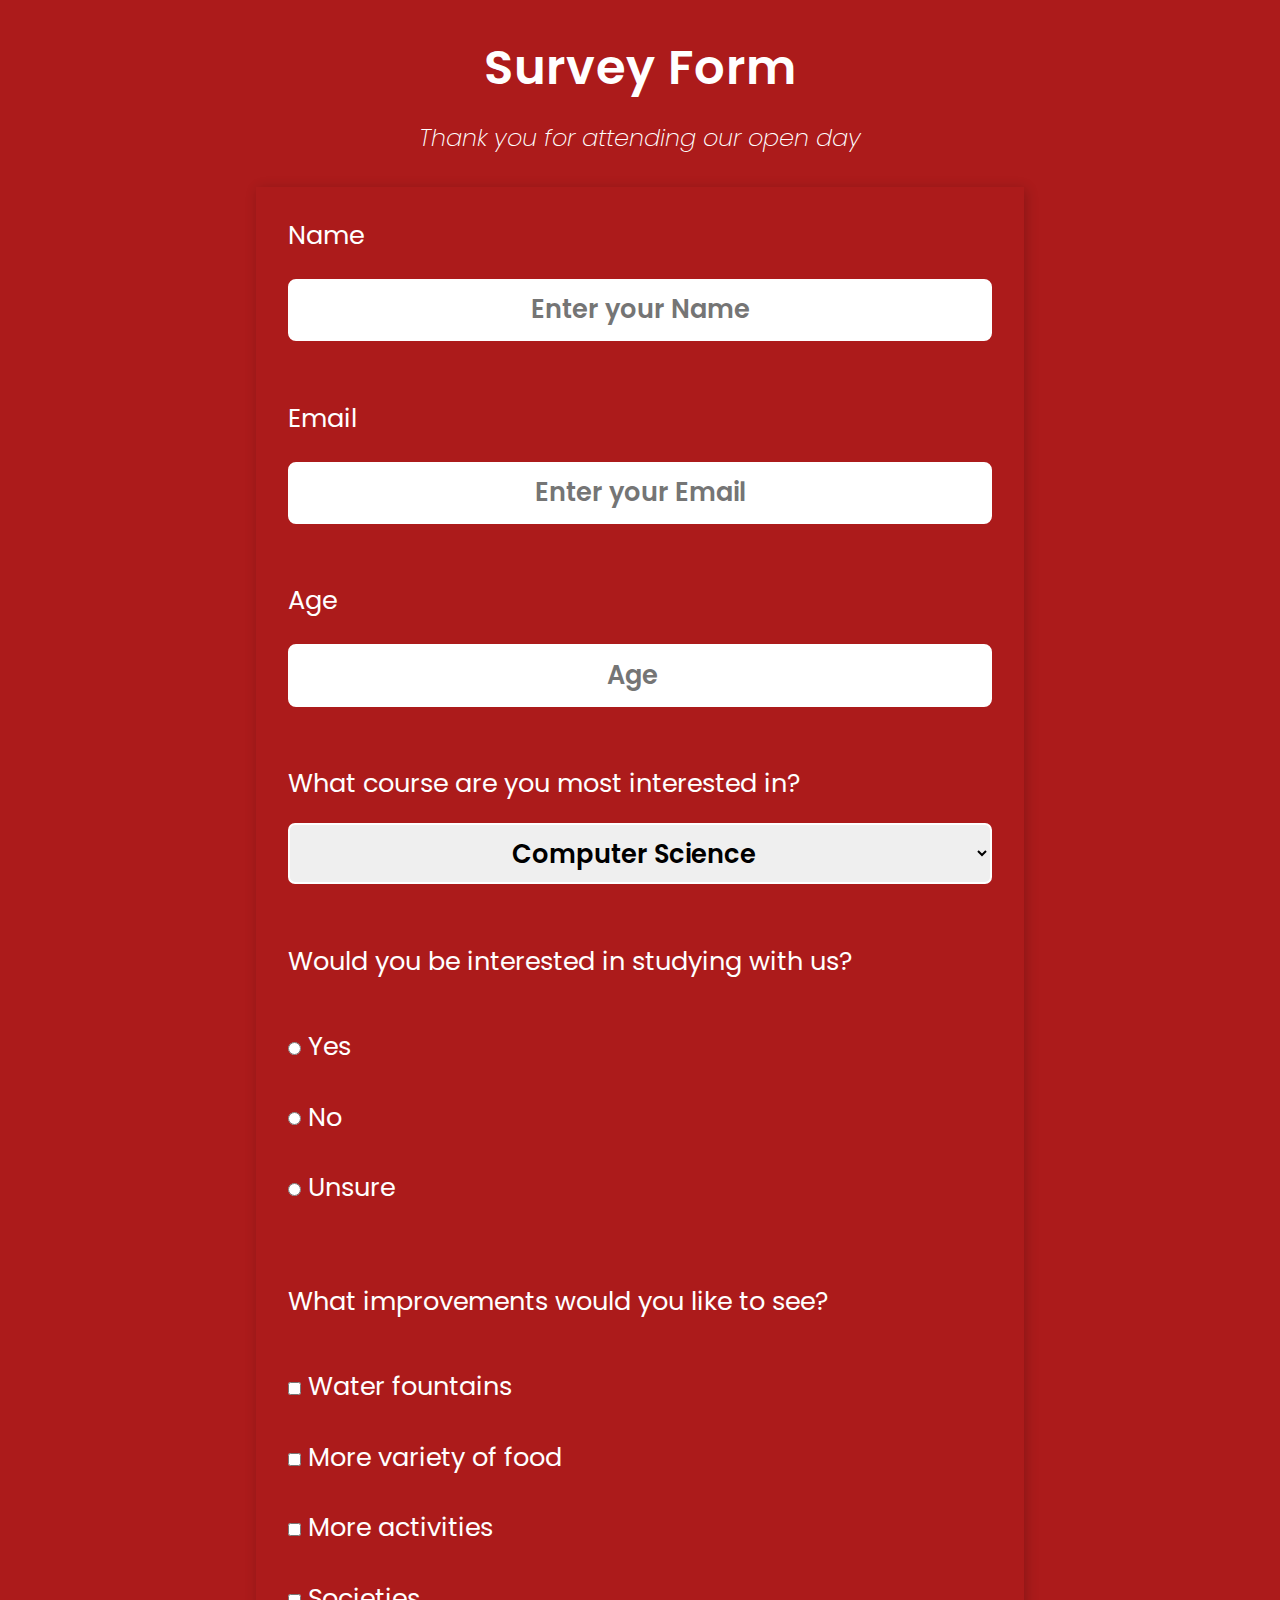
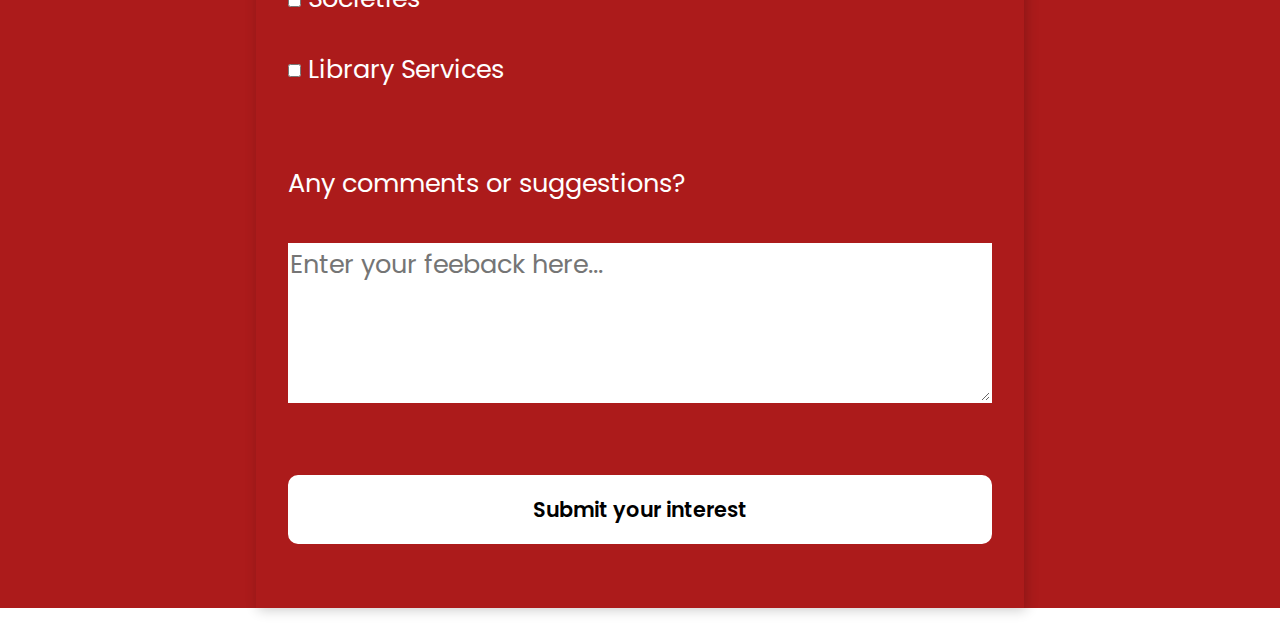
<file: Responsive Web Design Projects/Survey Form/index.html>
<!DOCTYPE html>
<html lang="en">

<head>
    <meta charset="UTF-8" />
    <meta name="viewport" content="width=device-width, initial-scale=1.0" />
    <link rel="stylesheet" type="text/css" href="styles.css" />
    <link href="https://fonts.googleapis.com/css?family=Poppins" rel="stylesheet" />

    <title>Survey Form</title>
</head>

<body>
    <div id="main">
        <div class="title-group">
            <h1 id="title">Survey Form</h1>
            <p id="description">Thank you for attending our open day</p>
        </div>
        <form id="survey-form">
            <!--Full Name Field-->
            <div id="name-form-group">
                <label id="name-label" for="name-label">Name</label><br />
                <input type="text" name="name" id="name" placeholder="Enter your Name" required /><br />
            </div>

            <!--Email Address Field-->
            <div id="email-form-group">
                <label id="email-label" for="email-label">Email</label><br />
                <input type="email" name="email" id="email" placeholder="Enter your Email" required />
            </div>

            <!--Age Field-->
            <div id="age-form-group">
                <label id="number-label" for="number-label">Age</label><br />
                <input type="number" name="age" id="number" placeholder="Age" min="16" max="35" required /><br />
            </div>
            <!--Course dropdown List-->
            <div id="dropdown-form-group">
                <label for="course">What course are you most interested in?</label><br />
                <select name="course" id="dropdown">
                    <option value="defaultOption" disabled>Select a course</option>
                    <option value="computerScience">Computer Science</option>
                    <option value="webDevelopment">Web Development</option>
                    <option value="computerSecurity">Computer Security</option>
                    <option value="ai">Artificial Intelligence</option>
                    <option value="computerForensics">Computer Forensics</option>
                    <option value="it">Information Technology</option>
                    <option value="gameDevelopment">Game Development</option>
                </select>
            </div>

            <!--Interested in studying with us check list-->
            <div id="interested-form-group">
                <label for="interested">Would you be interested in studying with us?</label>
                <div class="radio-group">
                    <input type="radio" name="interest" value="yes" required />
                    <label for="yes">Yes</label><br />
                    <input type="radio" name="interest" value="no" required />
                    <label for="no">No</label><br />
                    <input type="radio" name="interest" value="unsure" required />
                    <label for="unsure">Unsure</label><br />
                </div>

            </div>

            <!--Improvements-->
            <div id="improvements-form-group">
                <label for="improvements">What improvements would you like to see?</label>
                <div id="checkbox-group">
                    <input type="checkbox" id="fountains" name="fountains" value="fountains" />
                    <label for="fountains">Water fountains</label><br />
                    <input type="checkbox" id="food" name="food" value="food" />
                    <label for="food">More variety of food</label><br />
                    <input type="checkbox" id="activities" name="activities" value="activities" />
                    <label for="activites">More activities</label><br />
                    <input type="checkbox" id="societies" name="societies" value="societies" />
                    <label for="food">Societies</label><br />
                    <input type="checkbox" id="library" name="library" value="library" />
                    <label for="library">Library Services</label><br />
                </div>
            </div>

            <!--Comments or Suggestions-->
            <div id="comments-form-group">
                <label for="comments">Any comments or suggestions?</label><br />
                <textarea name="comments" id="comments" cols="50" rows="4" placeholder="Enter your feeback here..."></textarea><br />
            </div>

            <!--Submit button-->
            <div id="submit-form-group">
                <button id="submit" type="submit">Submit your interest</button>
            </div>
        </form>
    </div>
    <script src="https://cdn.freecodecamp.org/testable-projects-fcc/v1/bundle.js"></script>
</body>

</html>
</file>
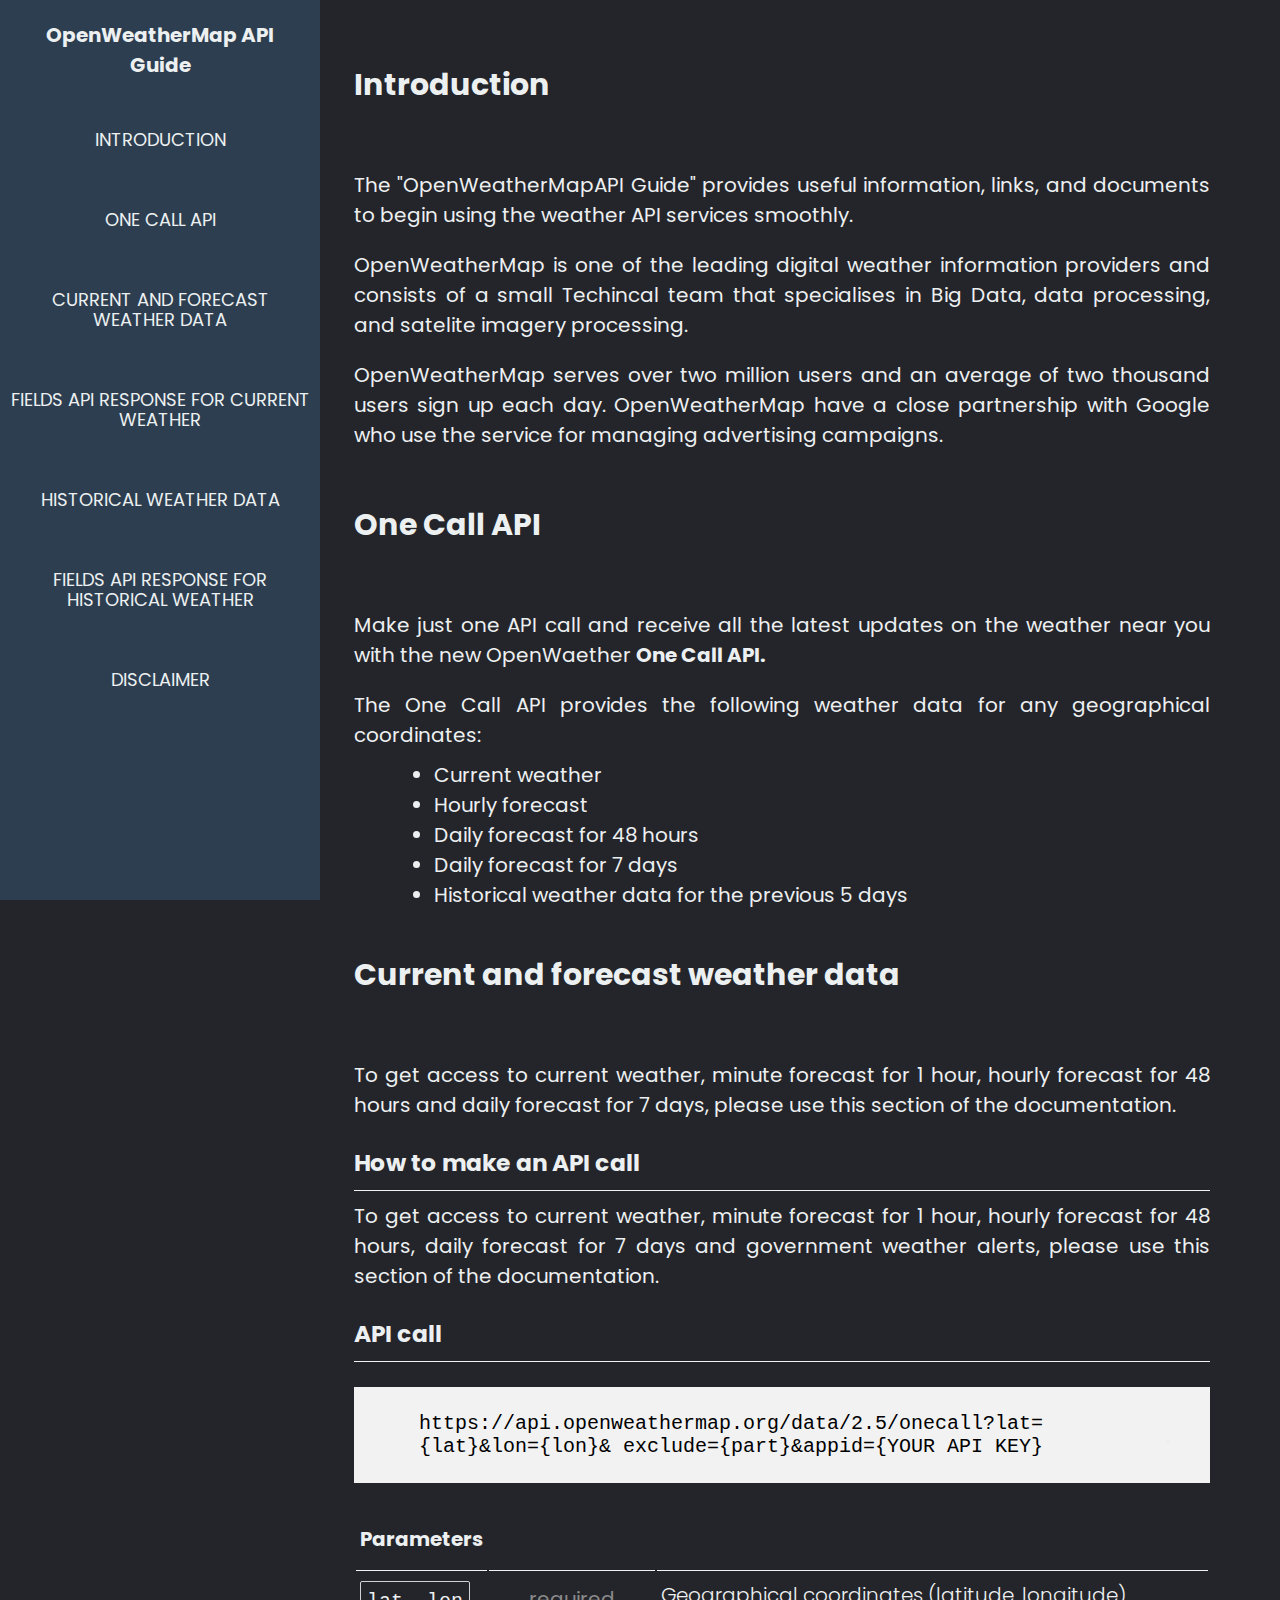
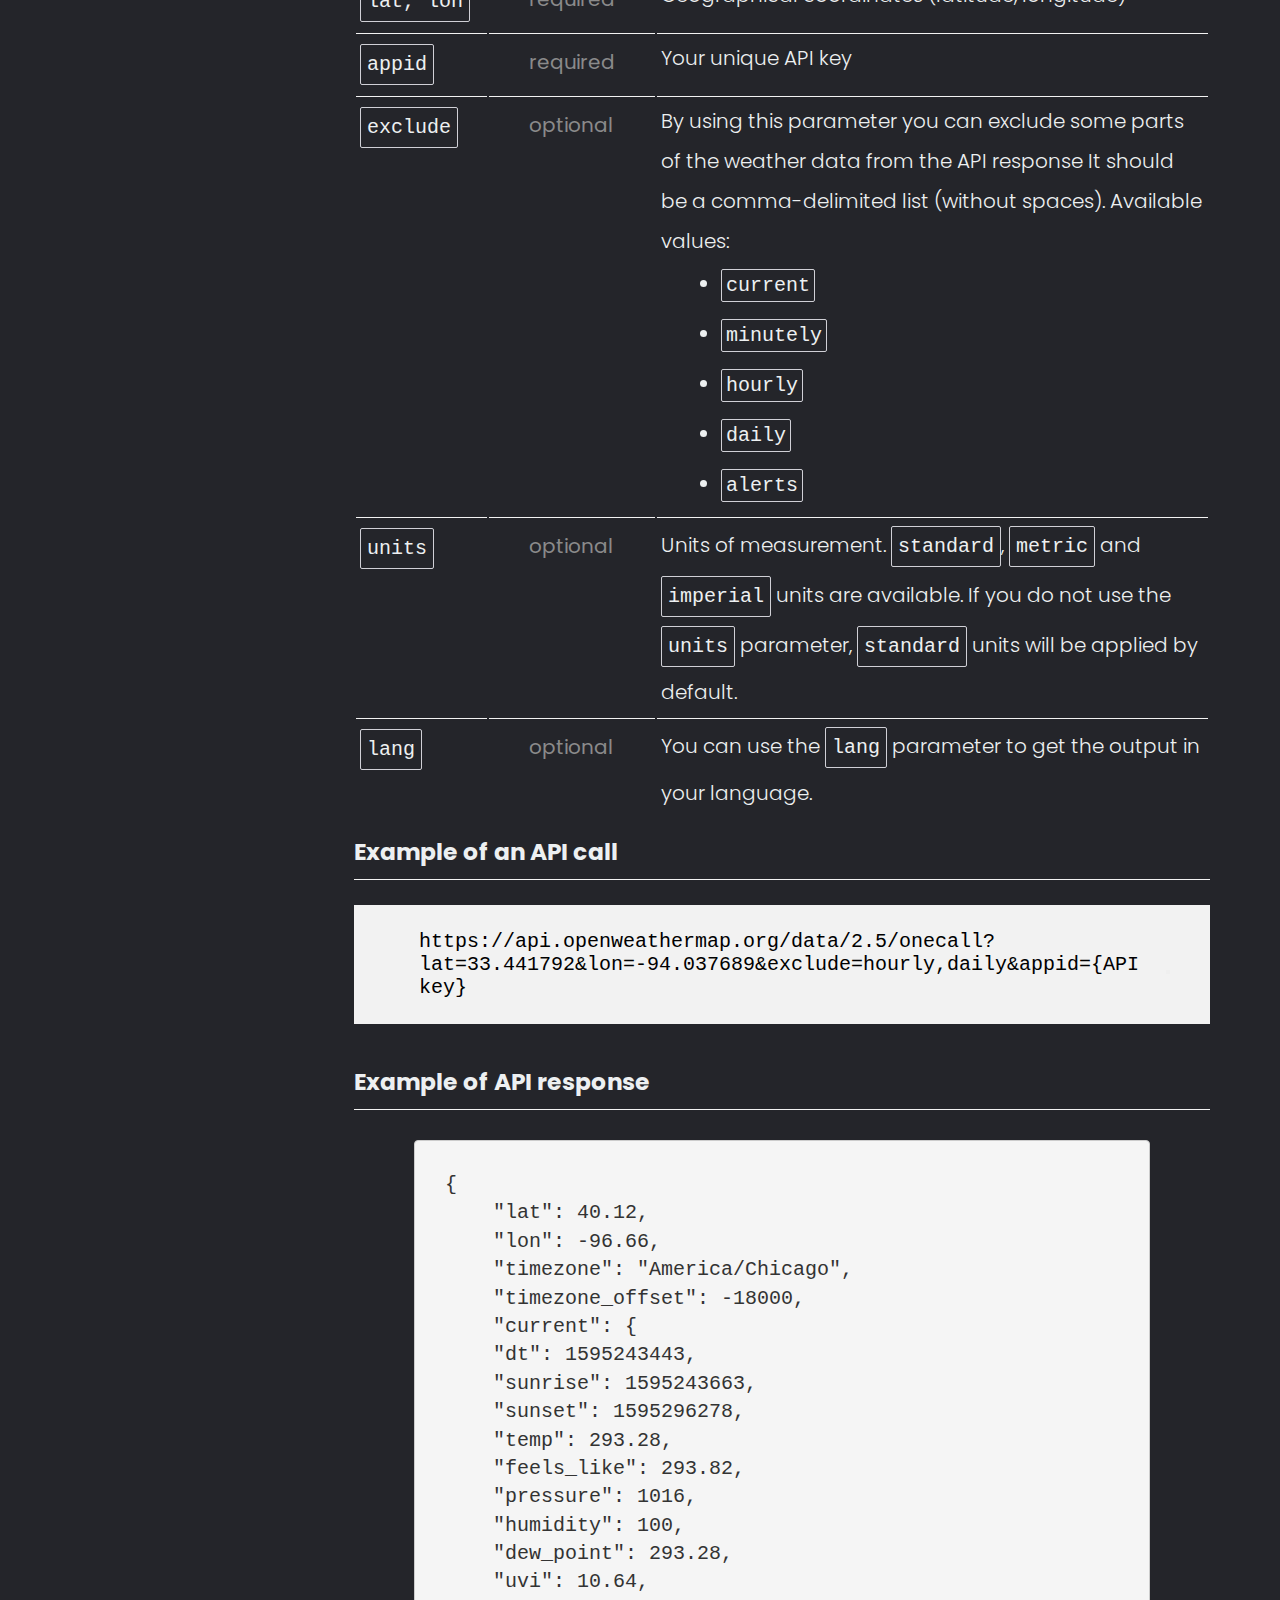
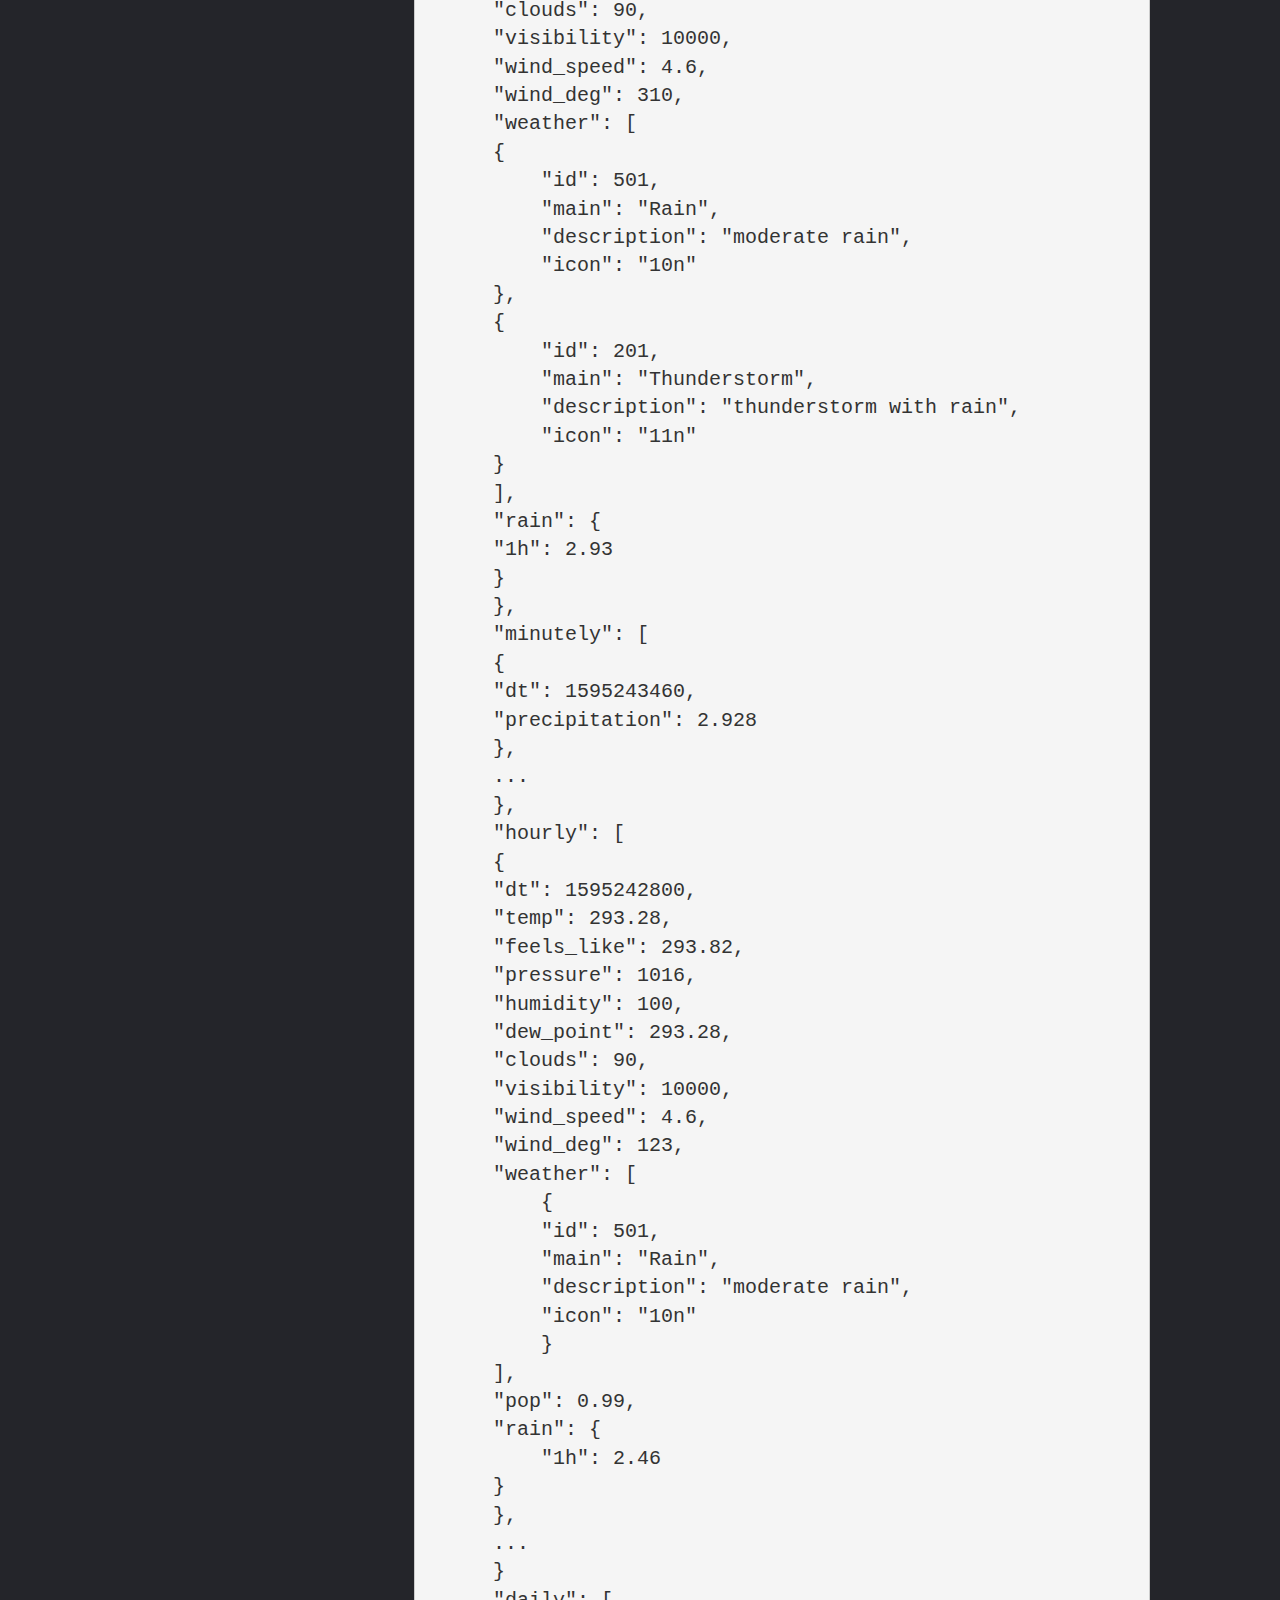
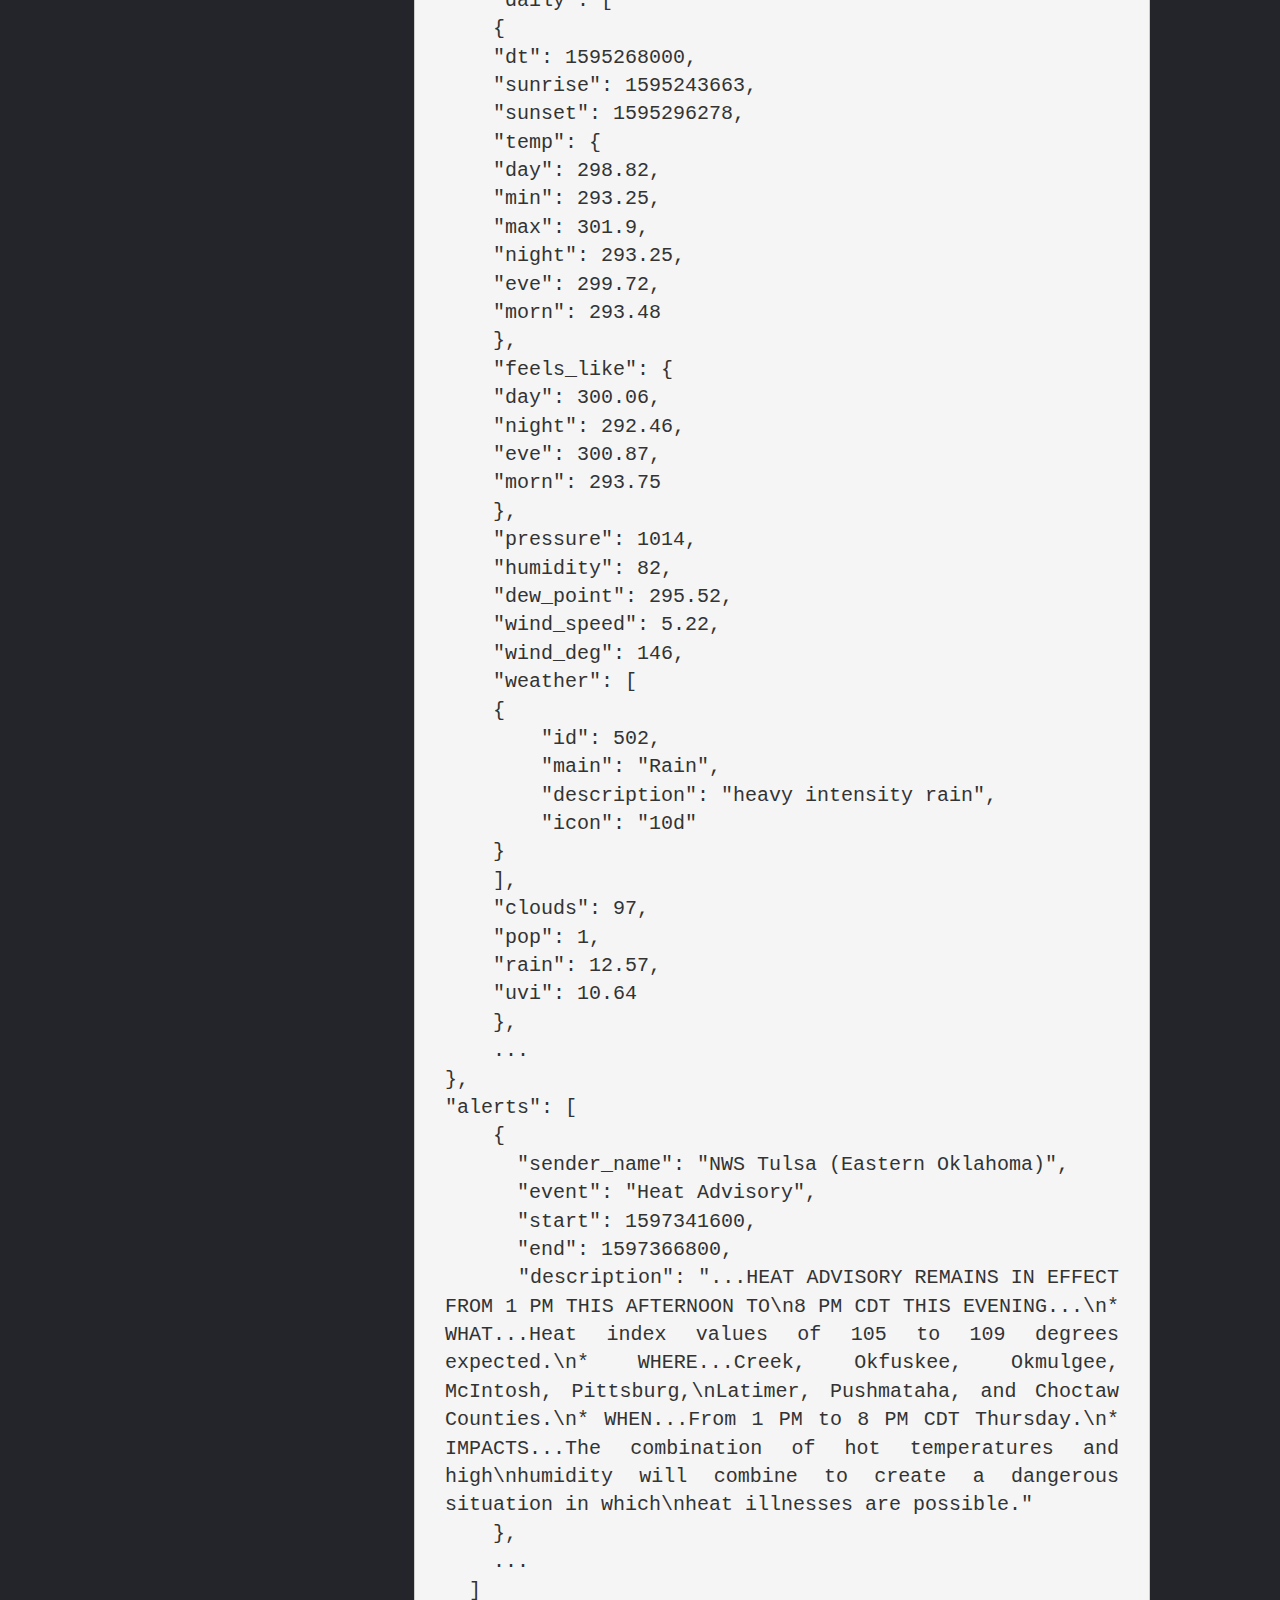
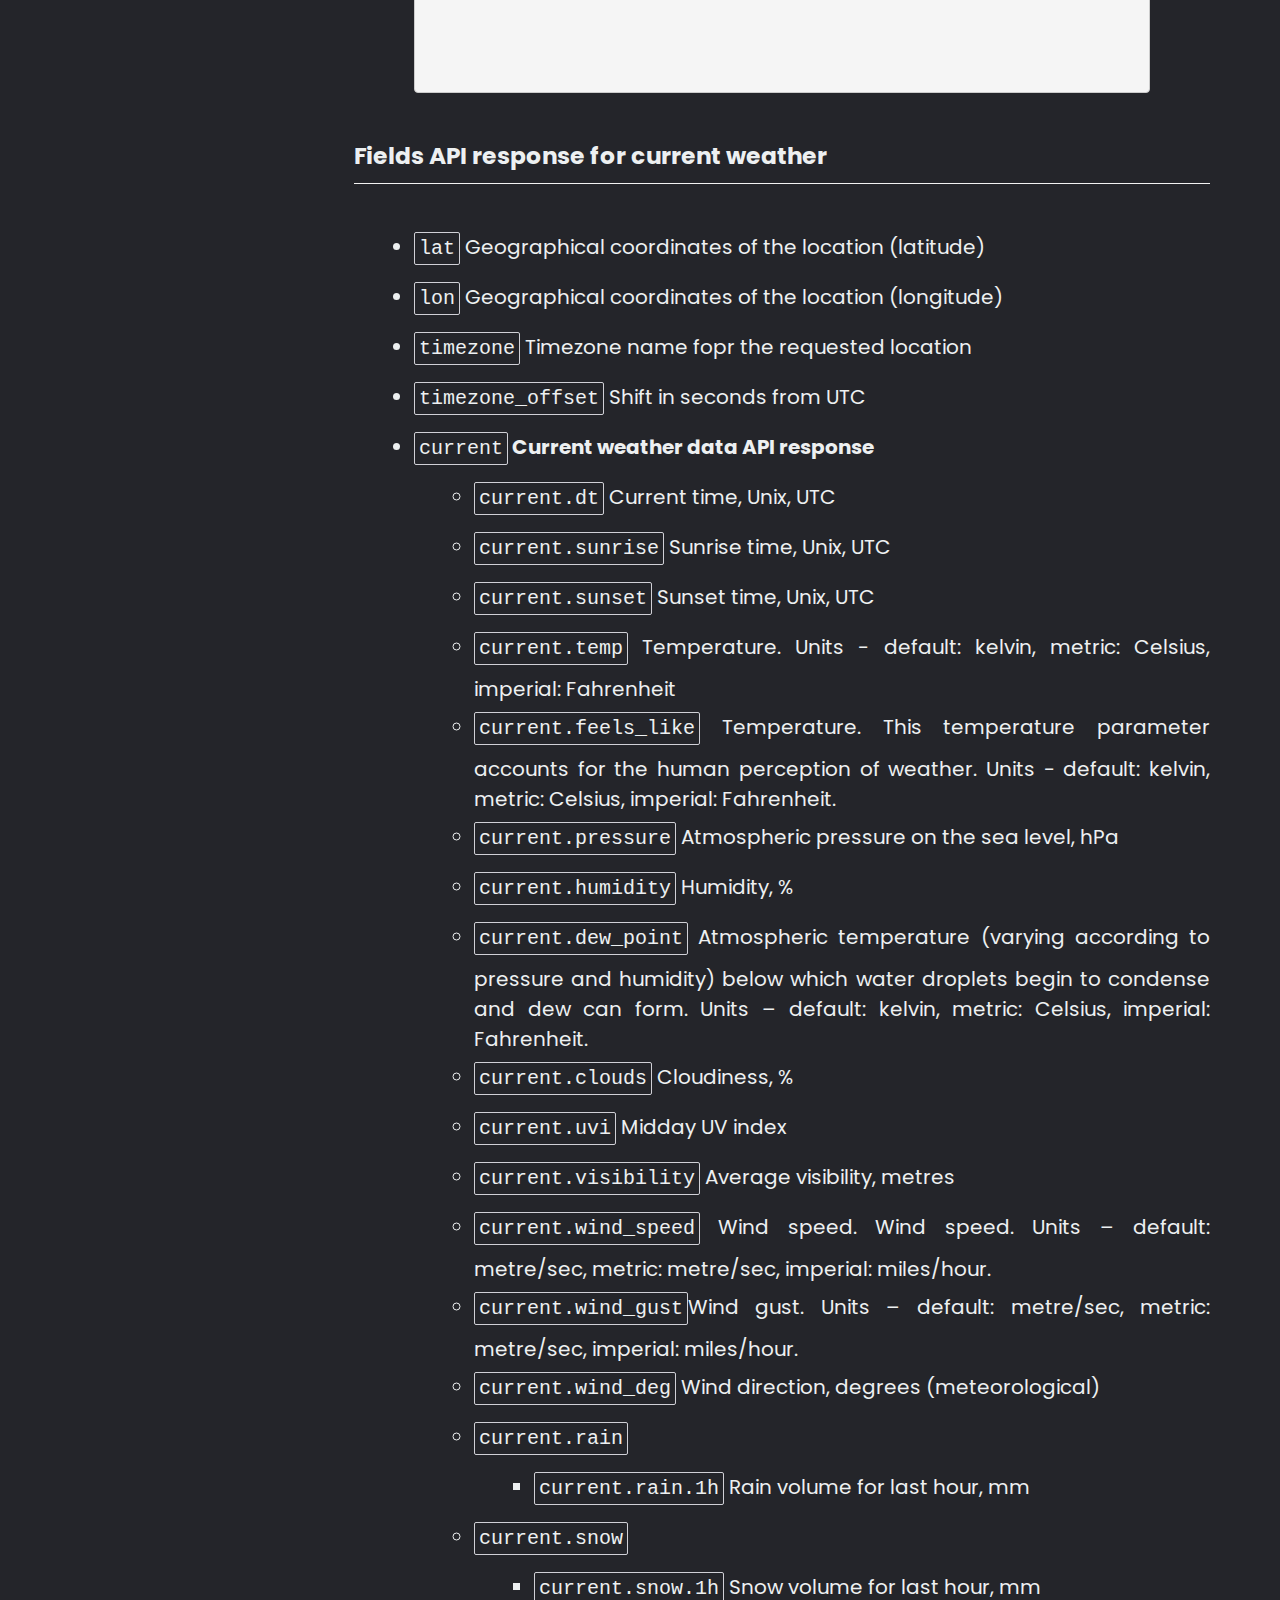
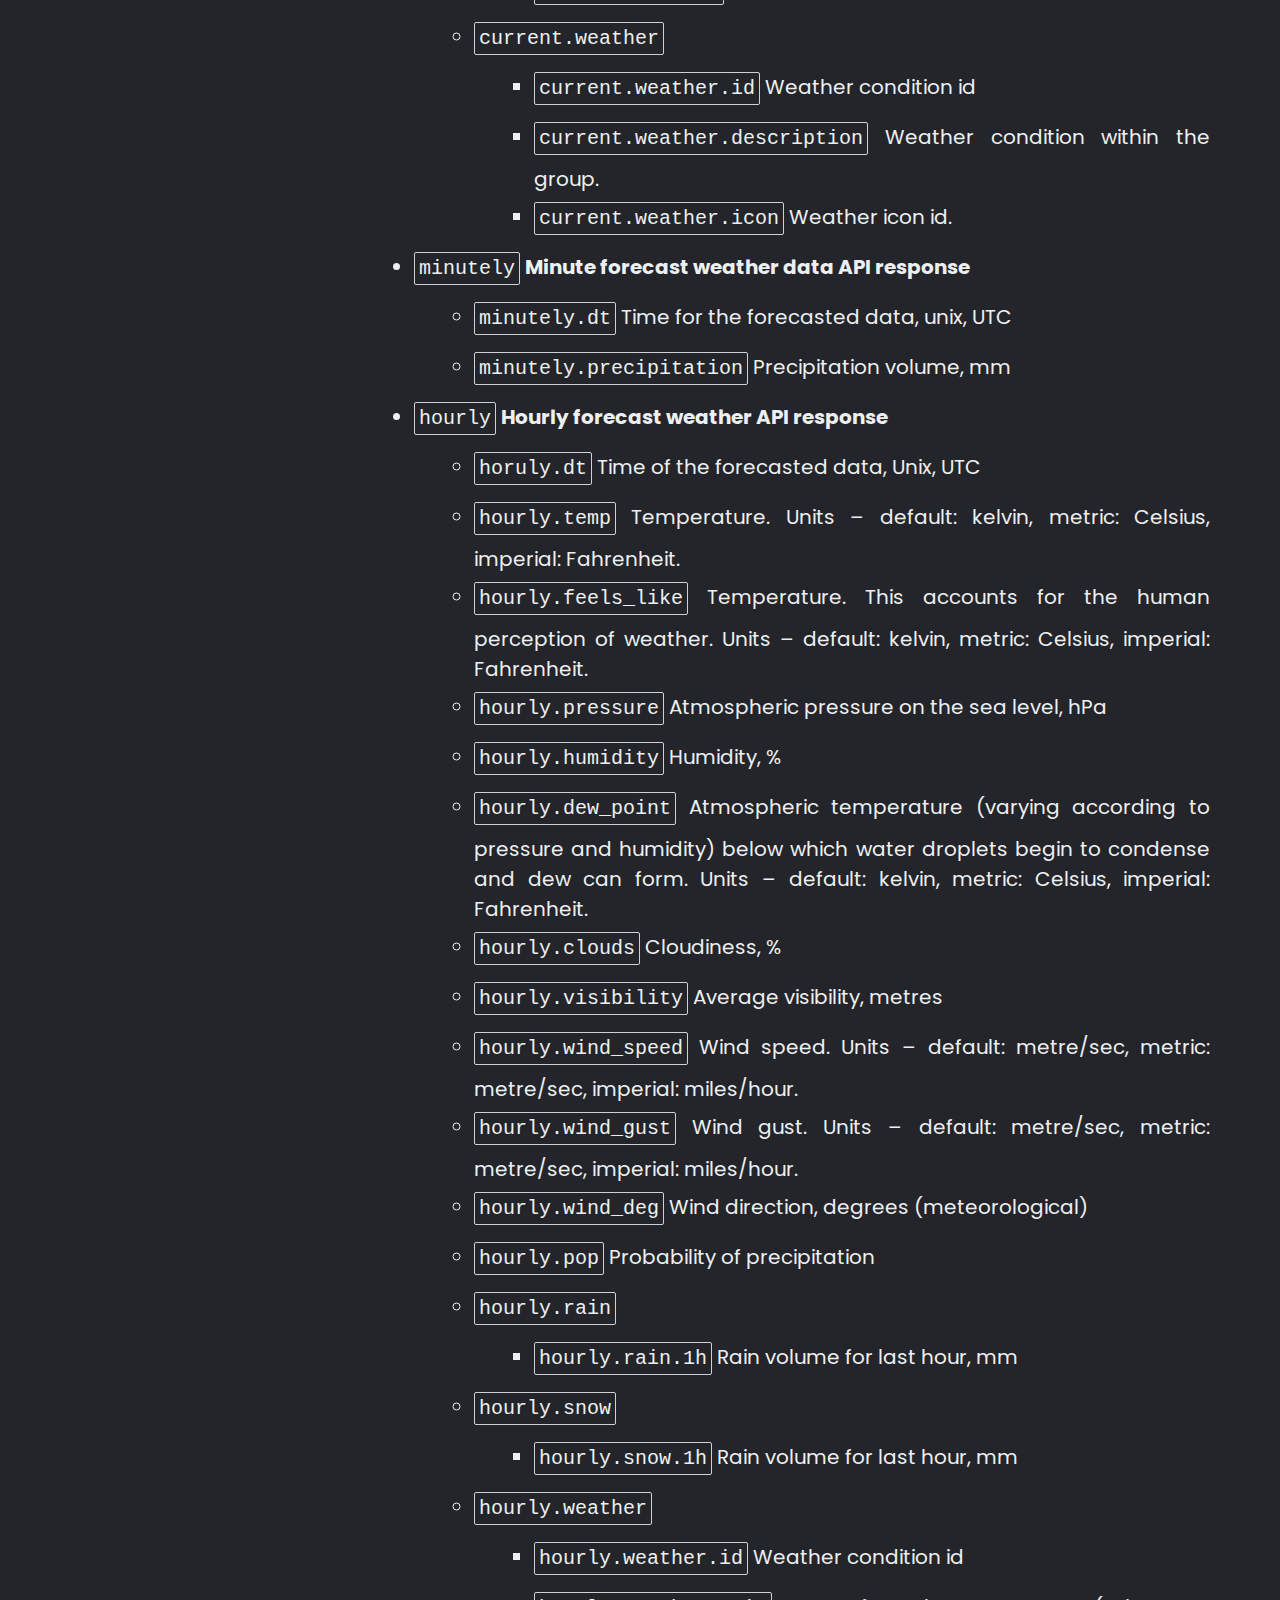
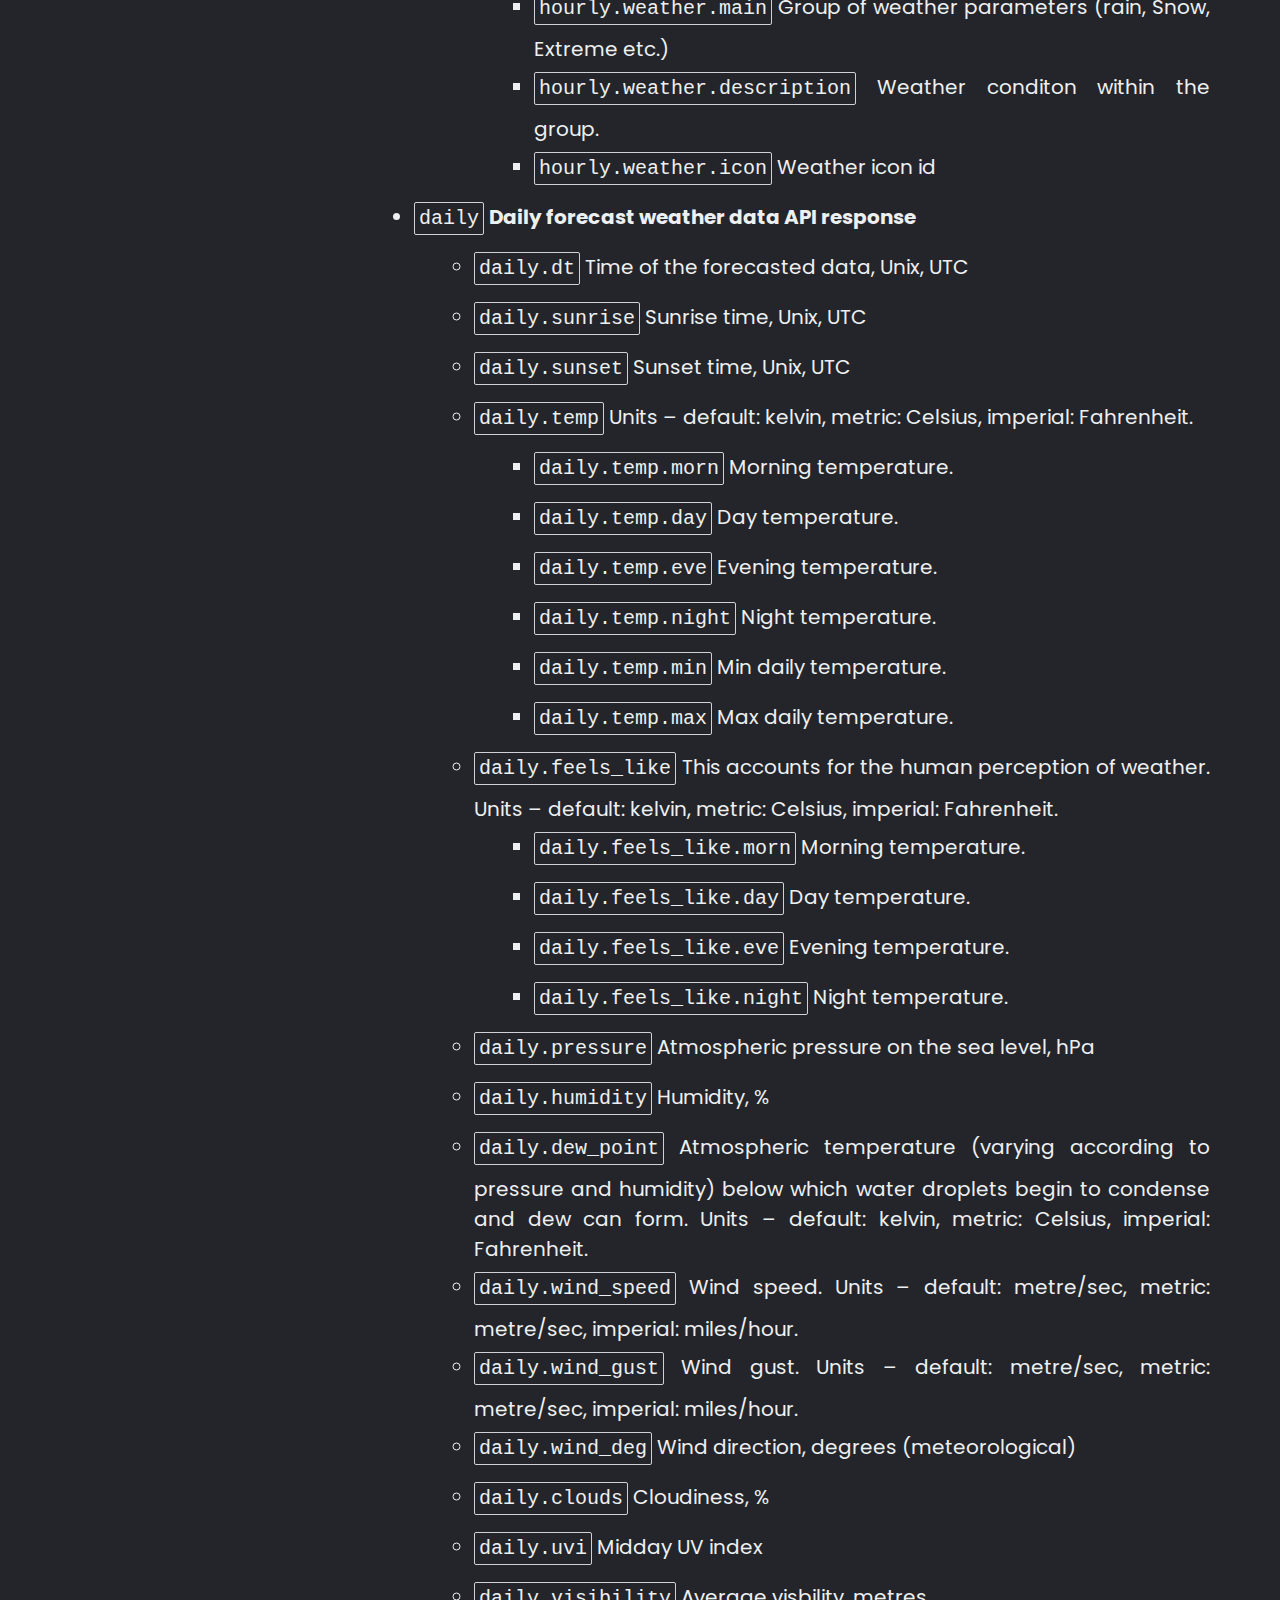
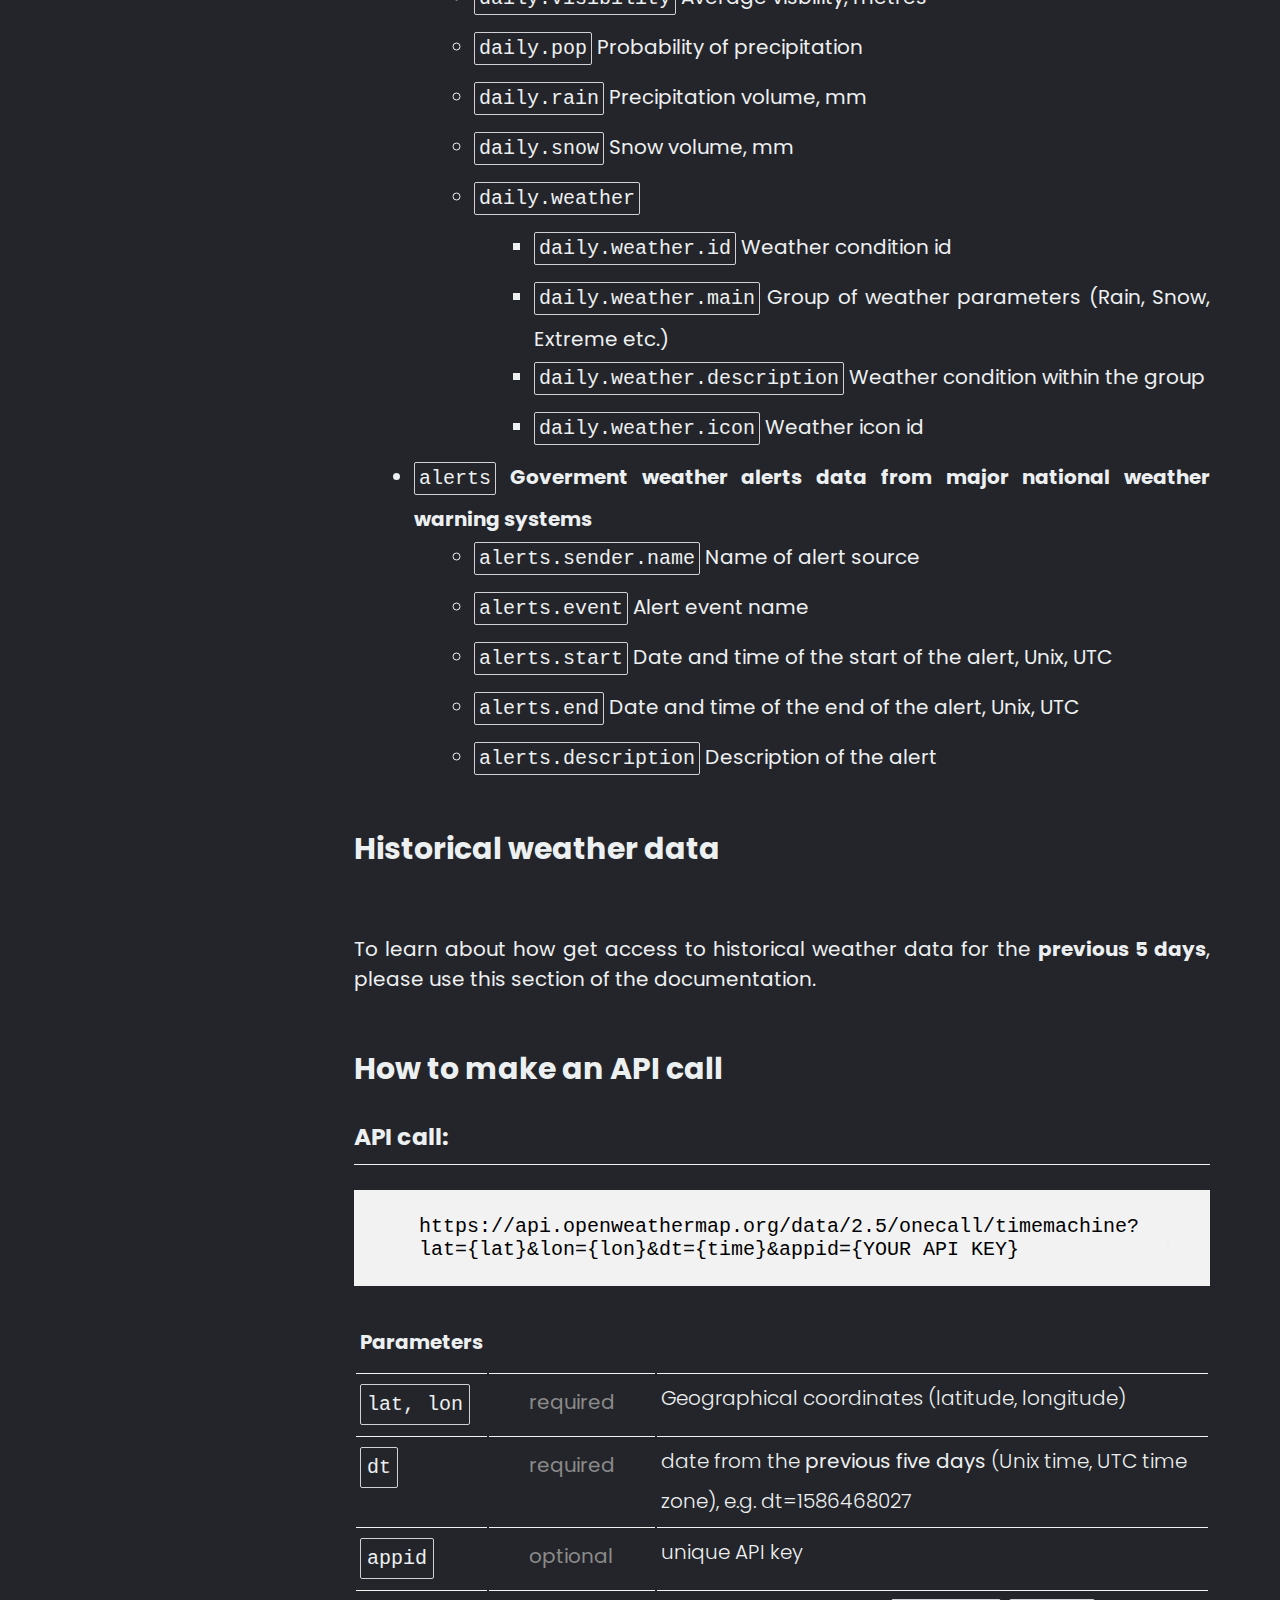
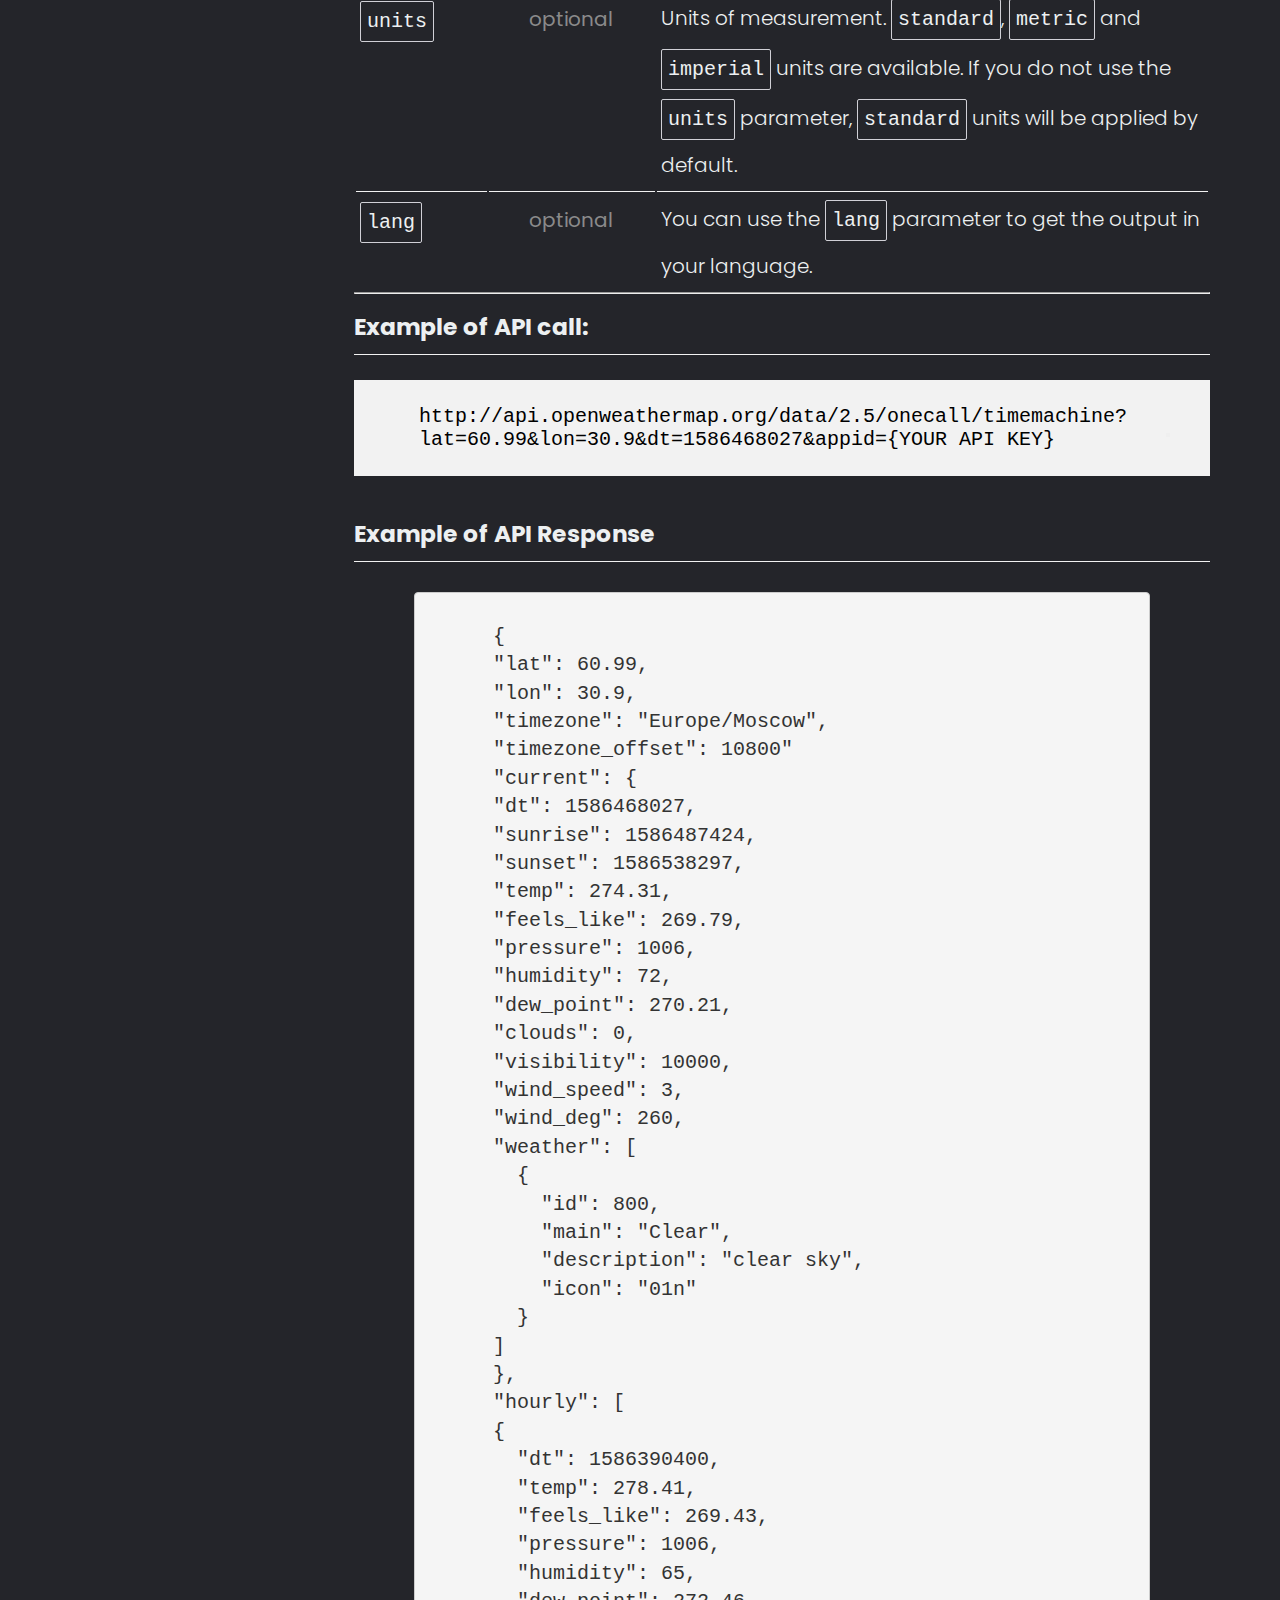
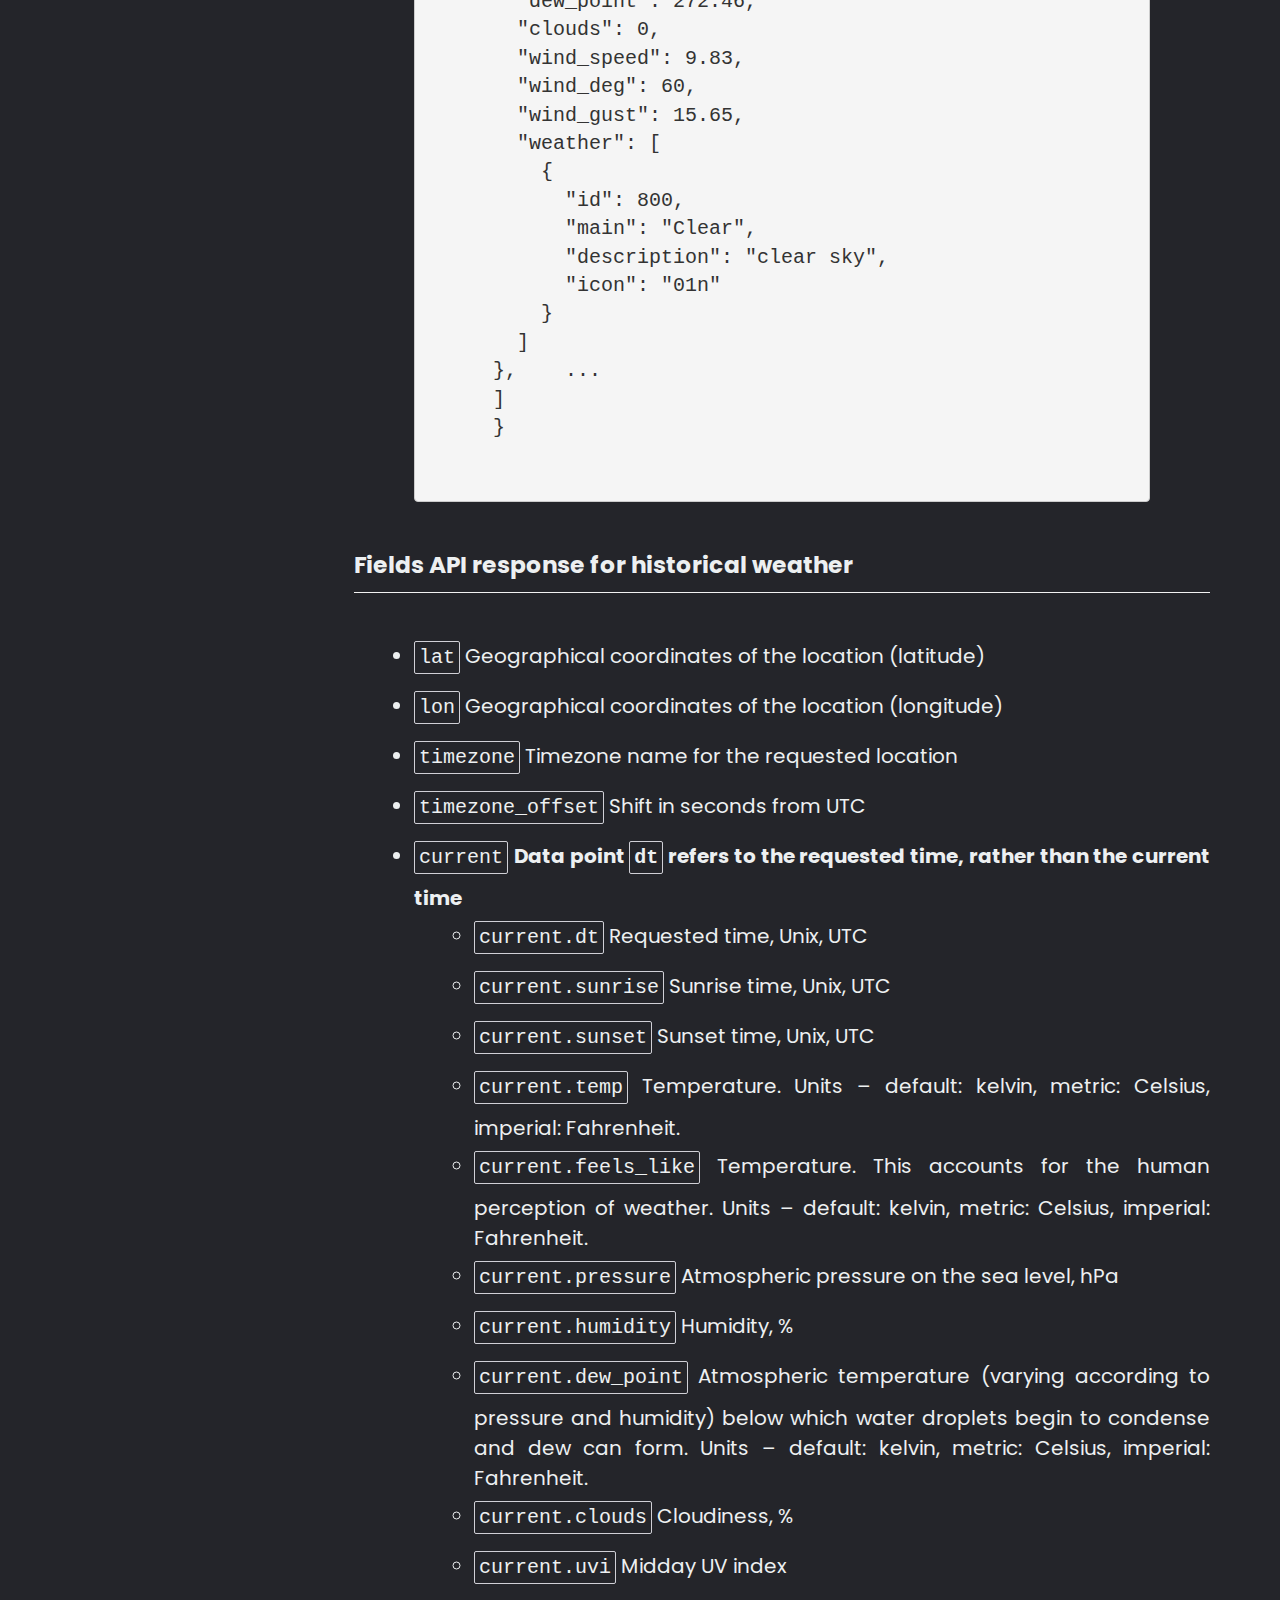
<file: Responsive Web Design Projects/Technical Documentation Page/index.html>
<!DOCTYPE html>
<html lang="en">

<head>
    <meta charset="UTF-8" />
    <meta name="viewport" content="width=device-width, initial-scale=1.0" />
    <link rel="stylesheet" type="text/css" href="styles.css" />
    <link href="https://fonts.googleapis.com/css?family=Poppins" rel="stylesheet" />
    <title>Technical Documentation Page</title>
</head>

<body>
    <nav id="navbar">
        <header>
            <h1 id="header-title">OpenWeatherMap API Guide</h1>
        </header>
        <ul id="nav-menu">
            <li id="nav-item">
                <a href="#Introduction" class="nav-link">Introduction</a>
            </li>
            <li id="nav-item">
                <a href="#One_Call_API" class="nav-link">One Call API</a>
            </li>
            <li id="nav-item">
                <a href="#Current_and_forecast_weather_data" class="nav-link">Current and forecast weather data</a>
            </li>
            <li id="nav-item">
                <a href="#Fields_API_response_for_current_weather" class="nav-link">Fields API response for current
                    weather</a>
            </li>
            <li id="nav-item">
                <a href="#Historical_weather_data" class="nav-link">Historical Weather Data</a>
            </li>
            <li id="nav-item">
                <a href="#Fields_API_response_for_historical_weather" class="nav-link">Fields API response for
                    historical
                    weather</a>
            </li>
            <li id="nav-item">
                <a href="#Disclaimer" class="nav-link">Disclaimer</a>
            </li>
        </ul>
    </nav>
    <main id="main-doc">
        <section id="Introduction" class="main-section">
            <header>
                <h2>Introduction</h2>
            </header>
            <p>
                The "OpenWeatherMapAPI Guide" provides useful information, links, and documents to begin using the weather API services smoothly.
            </p>
            <p>
                OpenWeatherMap is one of the leading digital weather information providers and consists of a small Techincal team that specialises in Big Data, data processing, and satelite imagery processing.
            </p>
            <p>
                OpenWeatherMap serves over two million users and an average of two thousand users sign up each day. OpenWeatherMap have a close partnership with Google who use the service for managing advertising campaigns.
            </p>
        </section>
        <section id="One_Call_API" class="main-section">
            <header>
                <h2>One Call API</h2>
            </header>
            <p>
                Make just one API call and receive all the latest updates on the weather near you with the new OpenWaether
                <strong>One Call API.</strong>
            </p>
            <p>
                The One Call API provides the following weather data for any geographical coordinates:
            </p>
            <ul>
                <li>Current weather</li>
                <li>Hourly forecast</li>
                <li>Daily forecast for 48 hours</li>
                <li>Daily forecast for 7 days</li>
                <li>Historical weather data for the previous 5 days</li>
            </ul>
        </section>
        <section id="Current_and_forecast_weather_data" class="main-section">
            <header>
                <h2>Current and forecast weather data</h2>
            </header>
            <p>
                To get access to current weather, minute forecast for 1 hour, hourly forecast for 48 hours and daily forecast for 7 days, please use this section of the documentation.
            </p>
            <h3>How to make an API call</h3>
            <p>To get access to current weather, minute forecast for 1 hour, hourly forecast for 48 hours, daily forecast for 7 days and government weather alerts, please use this section of the documentation.</p>
            <h3>API call</h3>
            <div class="api-call">
                <code>
              https://api.openweathermap.org/data/2.5/onecall?lat={lat}&lon={lon}&
              exclude={part}&appid={YOUR API KEY}</code>
                <div class="tools"><button class="tooltip-btn">
                        <div class="tooltip-docs"></div>
                    </button></div>
                <i class="fas fa-copy"></i>
            </div>
            <table class="material-table">
                <tbody>
                    <tr>
                        <th>Parameters</th>
                    </tr>
                    <tr>
                        <td><code>lat, lon</code></td>
                        <td class="column-two">required</td>
                        <td class="column-three">Geographical coordinates (latitude, longitude)</td>
                    </tr>
                    <tr>
                        <td><code>appid</code></td>
                        <td class="column-two">required</td>
                        <td class="column-three">Your unique API key</td>
                    </tr>
                    <tr>
                        <td><code>exclude</code></td>
                        <td class="column-two">optional</td>
                        <td class="column-three">By using this parameter you can exclude some parts of the weather data from the API response It should be a comma-delimited list (without spaces). Available values:
                            <ul>
                                <li>
                                    <code>current</code></li>
                                <li><code>minutely</code></li>
                                <li><code>hourly</code></li>
                                <li>
                                    <code>daily</code>
                                </li>
                                <li><code>alerts</code></li>
                            </ul>
                        </td>
                    </tr>
                    <tr>
                        <td><code>units</code></td>
                        <td class="column-two">optional</td>
                        <td class="column-three">Units of measurement. <code>standard</code>, <code>metric</code> and
                            <code>imperial</code> units are available. If you do not use the <code>units</code> parameter, <code>standard</code> units will be applied by default. </td>
                    </tr>
                    <tr>
                        <td><code>lang</code></td>
                        <td class="column-two">optional</td>
                        <td class="column-three">You can use the <code>lang</code> parameter to get the output in your language.
                        </td>
                    </tr>
                </tbody>
            </table>
            <h3>Example of an API call</h3>
            <div class="api-call">
                <code>
                        https://api.openweathermap.org/data/2.5/onecall?lat=33.441792&lon=-94.037689&exclude=hourly,daily&appid={API key}</code>
                <div class="tools"><button class="tooltip-btn">
                        <div class="tooltip-docs"></div>
                    </button></div>
                <i class="fas fa-copy"></i>
            </div>
            <h3>Example of API response</h3>

            <pre>
{
    "lat": 40.12,
    "lon": -96.66,
    "timezone": "America/Chicago",
    "timezone_offset": -18000,
    "current": {
    "dt": 1595243443,
    "sunrise": 1595243663,
    "sunset": 1595296278,
    "temp": 293.28,
    "feels_like": 293.82,
    "pressure": 1016,
    "humidity": 100,
    "dew_point": 293.28,
    "uvi": 10.64,
    "clouds": 90,
    "visibility": 10000,
    "wind_speed": 4.6,
    "wind_deg": 310,
    "weather": [
    {
        "id": 501,
        "main": "Rain",
        "description": "moderate rain",
        "icon": "10n"
    },
    {
        "id": 201,
        "main": "Thunderstorm",
        "description": "thunderstorm with rain",
        "icon": "11n"
    }
    ],
    "rain": {
    "1h": 2.93
    }
    },
    "minutely": [
    {
    "dt": 1595243460,
    "precipitation": 2.928
    },
    ...
    },
    "hourly": [
    {
    "dt": 1595242800,
    "temp": 293.28,
    "feels_like": 293.82,
    "pressure": 1016,
    "humidity": 100,
    "dew_point": 293.28,
    "clouds": 90,
    "visibility": 10000,
    "wind_speed": 4.6,
    "wind_deg": 123,
    "weather": [
        {
        "id": 501,
        "main": "Rain",
        "description": "moderate rain",
        "icon": "10n"
        }
    ],
    "pop": 0.99,
    "rain": {
        "1h": 2.46
    }
    },
    ...
    }
    "daily": [
    {
    "dt": 1595268000,
    "sunrise": 1595243663,
    "sunset": 1595296278,
    "temp": {
    "day": 298.82,
    "min": 293.25,
    "max": 301.9,
    "night": 293.25,
    "eve": 299.72,
    "morn": 293.48
    },
    "feels_like": {
    "day": 300.06,
    "night": 292.46,
    "eve": 300.87,
    "morn": 293.75
    },
    "pressure": 1014,
    "humidity": 82,
    "dew_point": 295.52,
    "wind_speed": 5.22,
    "wind_deg": 146,
    "weather": [
    {
        "id": 502,
        "main": "Rain",
        "description": "heavy intensity rain",
        "icon": "10d"
    }
    ],
    "clouds": 97,
    "pop": 1,
    "rain": 12.57,
    "uvi": 10.64
    },
    ...
},
"alerts": [
    {
      "sender_name": "NWS Tulsa (Eastern Oklahoma)",
      "event": "Heat Advisory",
      "start": 1597341600,
      "end": 1597366800,
      "description": "...HEAT ADVISORY REMAINS IN EFFECT FROM 1 PM THIS AFTERNOON TO\n8 PM CDT THIS EVENING...\n* WHAT...Heat index values of 105 to 109 degrees expected.\n* WHERE...Creek, Okfuskee, Okmulgee, McIntosh, Pittsburg,\nLatimer, Pushmataha, and Choctaw Counties.\n* WHEN...From 1 PM to 8 PM CDT Thursday.\n* IMPACTS...The combination of hot temperatures and high\nhumidity will combine to create a dangerous situation in which\nheat illnesses are possible."
    },
    ...
  ]
                          
                          </pre>
        </section>
        <section id="Fields_API_response_for_current_weather" class="main-section">
            <header>
                <h3>Fields API response for current weather</h3>
            </header>
            <ul>
                <li><code>lat</code> Geographical coordinates of the location (latitude)</li>
                <li><code>lon</code> Geographical coordinates of the location (longitude)</li>
                <li><code>timezone</code> Timezone name fopr the requested location</li>
                <li><code>timezone_offset</code> Shift in seconds from UTC</li>
                <li><code>current</code><strong> Current weather data API response</strong></li>
                <ul>
                    <li><code>current.dt</code> Current time, Unix, UTC</li>
                    <li><code>current.sunrise</code> Sunrise time, Unix, UTC</li>
                    <li><code>current.sunset</code> Sunset time, Unix, UTC</li>
                    <li><code>current.temp</code> Temperature. Units - default: kelvin, metric: Celsius, imperial: Fahrenheit
                    </li>
                    <li><code>current.feels_like</code> Temperature. This temperature parameter accounts for the human perception of weather. Units - default: kelvin, metric: Celsius, imperial: Fahrenheit.
                    </li>
                    <li><code>current.pressure</code> Atmospheric pressure on the sea level, hPa</li>
                    <li><code>current.humidity</code> Humidity, %</li>
                    <li><code>current.dew_point</code> Atmospheric temperature (varying according to pressure and humidity) below which water droplets begin to condense and dew can form. Units – default: kelvin, metric: Celsius, imperial: Fahrenheit.</li>
                    <li><code>current.clouds</code> Cloudiness, %</li>
                    <li><code>current.uvi</code> Midday UV index</li>
                    <li><code>current.visibility</code> Average visibility, metres</li>
                    <li><code>current.wind_speed</code> Wind speed. Wind speed. Units – default: metre/sec, metric: metre/sec, imperial: miles/hour.</li>
                    <li><code>current.wind_gust</code>Wind gust. Units – default: metre/sec, metric: metre/sec, imperial: miles/hour.
                    </li>
                    <li><code>current.wind_deg</code> Wind direction, degrees (meteorological)</li>
                    <li><code>current.rain</code></li>
                    <ul>
                        <li><code>current.rain.1h</code> Rain volume for last hour, mm</li>
                    </ul>
                    <li><code>current.snow</code></li>
                    <ul>
                        <li><code>current.snow.1h</code> Snow volume for last hour, mm</li>
                    </ul>
                    <li><code>current.weather</code></li>
                    <ul>
                        <li><code>current.weather.id</code> Weather condition id</li>
                        <li><code>current.weather.description</code> Weather condition within the group.</li>
                        <li><code>current.weather.icon</code> Weather icon id.</li>
                    </ul>
                </ul>


                <li><code>minutely</code> <strong>Minute forecast weather data API response</strong></li>
                <ul>
                    <li><code>minutely.dt</code> Time for the forecasted data, unix, UTC</li>
                    <li><code>minutely.precipitation</code> Precipitation volume, mm</li>
                </ul>


                <li><code>hourly</code> <strong>Hourly forecast weather API response</strong></li>
                <ul>
                    <li><code>horuly.dt</code> Time of the forecasted data, Unix, UTC</li>
                    <li><code>hourly.temp</code> Temperature. Units – default: kelvin, metric: Celsius, imperial: Fahrenheit.
                    </li>
                    <li><code>hourly.feels_like</code> Temperature. This accounts for the human perception of weather. Units – default: kelvin, metric: Celsius, imperial: Fahrenheit.</li>
                    <li><code>hourly.pressure</code> Atmospheric pressure on the sea level, hPa</li>
                    <li><code>hourly.humidity</code> Humidity, %</li>
                    <li><code>hourly.dew_point</code> Atmospheric temperature (varying according to pressure and humidity) below which water droplets begin to condense and dew can form. Units – default: kelvin, metric: Celsius, imperial: Fahrenheit.</li>
                    <li><code>hourly.clouds</code> Cloudiness, %</li>
                    <li><code>hourly.visibility</code> Average visibility, metres</li>
                    <li><code>hourly.wind_speed</code> Wind speed. Units – default: metre/sec, metric: metre/sec, imperial: miles/hour.</li>
                    <li><code>hourly.wind_gust</code> Wind gust. Units – default: metre/sec, metric: metre/sec, imperial: miles/hour.</li>
                    <li><code>hourly.wind_deg</code> Wind direction, degrees (meteorological)</li>
                    <li><code>hourly.pop</code> Probability of precipitation</li>

                    <li><code>hourly.rain</code></li>
                    <ul>
                        <li><code>hourly.rain.1h</code> Rain volume for last hour, mm</li>
                    </ul>
                    <li><code>hourly.snow</code></li>
                    <ul>
                        <li><code>hourly.snow.1h</code> Rain volume for last hour, mm</li>
                    </ul>
                    <li><code>hourly.weather</code></li>
                    <ul>
                        <li><code>hourly.weather.id</code> Weather condition id</li>
                        <li><code>hourly.weather.main</code> Group of weather parameters (rain, Snow, Extreme etc.)
                        </li>
                        <li><code>hourly.weather.description</code> Weather conditon within the group.</li>
                        <li><code>hourly.weather.icon</code> Weather icon id</li>
                    </ul>

                </ul>


                <li><code>daily</code> <strong>Daily forecast weather data API response</strong></li>
                <ul>
                    <li><code>daily.dt</code> Time of the forecasted data, Unix, UTC</li>
                    <li><code>daily.sunrise</code> Sunrise time, Unix, UTC</li>
                    <li><code>daily.sunset</code> Sunset time, Unix, UTC</li>
                    <li><code>daily.temp</code> Units – default: kelvin, metric: Celsius, imperial: Fahrenheit.
                    </li>
                    <ul>
                        <li><code>daily.temp.morn</code> Morning temperature.</li>
                        <li><code>daily.temp.day</code> Day temperature.</li>
                        <li><code>daily.temp.eve</code> Evening temperature.</li>
                        <li><code>daily.temp.night</code> Night temperature.</li>
                        <li><code>daily.temp.min</code> Min daily temperature.</li>
                        <li><code>daily.temp.max</code> Max daily temperature.</li>
                    </ul>
                    <li><code>daily.feels_like</code> This accounts for the human perception of weather. Units – default: kelvin, metric: Celsius, imperial: Fahrenheit.</li>
                    <ul>
                        <li><code>daily.feels_like.morn</code> Morning temperature.</li>
                        <li><code>daily.feels_like.day</code> Day temperature.</li>
                        <li><code>daily.feels_like.eve</code> Evening temperature.</li>
                        <li><code>daily.feels_like.night</code> Night temperature.</li>
                    </ul>
                    <li><code>daily.pressure</code> Atmospheric pressure on the sea level, hPa</li>
                    <li><code>daily.humidity</code> Humidity, %</li>
                    <li><code>daily.dew_point</code> Atmospheric temperature (varying according to pressure and humidity) below which water droplets begin to condense and dew can form. Units – default: kelvin, metric: Celsius, imperial: Fahrenheit.</li>
                    <li><code>daily.wind_speed</code> Wind speed. Units – default: metre/sec, metric: metre/sec, imperial: miles/hour.</li>
                    <li><code>daily.wind_gust</code> Wind gust. Units – default: metre/sec, metric: metre/sec, imperial: miles/hour.
                    </li>
                    <li><code>daily.wind_deg</code> Wind direction, degrees (meteorological)</li>
                    <li><code>daily.clouds</code> Cloudiness, %</li>
                    <li><code>daily.uvi</code> Midday UV index</li>
                    <li><code>daily.visibility</code> Average visbility, metres</li>
                    <li><code>daily.pop</code> Probability of precipitation</li>
                    <li><code>daily.rain</code> Precipitation volume, mm</li>
                    <li><code>daily.snow</code> Snow volume, mm</li>
                    <li><code>daily.weather</code></li>
                    <ul>
                        <li><code>daily.weather.id</code> Weather condition id</li>
                        <li><code>daily.weather.main</code> Group of weather parameters (Rain, Snow, Extreme etc.)
                        </li>
                        <li><code>daily.weather.description</code> Weather condition within the group</li>
                        <li><code>daily.weather.icon</code> Weather icon id</li>
                    </ul>

                </ul>
                <li><code>alerts</code><strong> Goverment weather alerts data from major national weather warning
                        systems</strong></li>
                <ul>
                    <li><code>alerts.sender.name</code> Name of alert source</li>
                    <li><code>alerts.event</code> Alert event name</li>
                    <li><code>alerts.start</code> Date and time of the start of the alert, Unix, UTC</li>
                    <li><code>alerts.end</code> Date and time of the end of the alert, Unix, UTC</li>
                    <li><code>alerts.description</code> Description of the alert</li>
                </ul>
            </ul>

        </section>
        <section id="Historical_weather_data" class="main-section">
            <header>
                <h2>Historical weather data</h2>
            </header>
            <p>To learn about how get access to historical weather data for the <strong>previous 5 days</strong>, please use this section of the documentation.</p>
            <h2>How to make an API call</h2>
            <h3>API call:</h3>
            <div class="api-call">
                <code>https://api.openweathermap.org/data/2.5/onecall/timemachine?lat={lat}&lon={lon}&dt={time}&appid={YOUR API KEY}</code>
                <div class="tools"><button class="tooltip-btn">
                        <div class="tooltip-docs"></div>
                    </button></div>
                <i class="fas fa-copy"></i>
            </div>
            <table class="material-table">
                <tbody>
                    <tr>
                        <th>Parameters</th>
                    </tr>
                    <tr>
                        <td><code>lat, lon</code></td>
                        <td class="column-two">required</td>
                        <td class="column-three">Geographical coordinates (latitude, longitude)</td>
                    </tr>


                    <tr>
                        <td><code>dt</code></td>
                        <td class="column-two">required</td>
                        <td class="column-three">date from the <strong> previous five days</strong> (Unix time, UTC time zone), e.g. dt=1586468027</td>
                    </tr>
                    <tr>
                        <td><code>appid</code></td>
                        <td class="column-two">optional</td>
                        <td class="column-three">unique API key</td>
                    </tr>
                    <tr>
                        <td><code>units</code></td>
                        <td class="column-two">optional</td>
                        <td class="column-three">Units of measurement. <code>standard</code>, <code>metric</code> and
                            <code>imperial</code> units are available. If you do not use the <code>units</code> parameter, <code>standard</code> units will be applied by default. </td>
                    </tr>
                    <tr>
                        <td><code>lang</code></td>
                        <td class="column-two">optional</td>
                        <td class="column-three">You can use the <code>lang</code> parameter to get the output in your language.
                        </td>
                    </tr>
                </tbody>

            </table>
            <hr>
            <h3>Example of API call:</h3>
            <div class="api-call">
                <code>http://api.openweathermap.org/data/2.5/onecall/timemachine?lat=60.99&lon=30.9&dt=1586468027&appid={YOUR API KEY}</code>
                <div class="tools"><button class="tooltip-btn">
                        <div class="tooltip-docs"></div>
                    </button></div>
                <i class="fas fa-copy"></i>
            </div>
            <h3>Example of API Response</h3>
            <pre>
    {
    "lat": 60.99,
    "lon": 30.9,
    "timezone": "Europe/Moscow",
    "timezone_offset": 10800"
    "current": {
    "dt": 1586468027,
    "sunrise": 1586487424,
    "sunset": 1586538297,
    "temp": 274.31,
    "feels_like": 269.79,
    "pressure": 1006,
    "humidity": 72,
    "dew_point": 270.21,
    "clouds": 0,
    "visibility": 10000,
    "wind_speed": 3,
    "wind_deg": 260,
    "weather": [
      {
        "id": 800,
        "main": "Clear",
        "description": "clear sky",
        "icon": "01n"
      }
    ]
    },
    "hourly": [
    {
      "dt": 1586390400,
      "temp": 278.41,
      "feels_like": 269.43,
      "pressure": 1006,
      "humidity": 65,
      "dew_point": 272.46,
      "clouds": 0,
      "wind_speed": 9.83,
      "wind_deg": 60,
      "wind_gust": 15.65,
      "weather": [
        {
          "id": 800,
          "main": "Clear",
          "description": "clear sky",
          "icon": "01n"
        }
      ]
    },    ...
    ]
    }
          </pre>
        </section>
        <section id="Fields_API_response_for_historical_weather" class="main-section">
            <header>
                <h3>Fields API response for historical weather</h3>
            </header>
            <ul>
                <li><code>lat</code> Geographical coordinates of the location (latitude)</li>
                <li><code>lon</code> Geographical coordinates of the location (longitude)</li>
                <li><code>timezone</code> Timezone name for the requested location</li>
                <li><code>timezone_offset</code> Shift in seconds from UTC</li>
                <li><code>current</code> <strong>Data point <code>dt</code> refers to the requested time, rather
                        than the current time</strong></li>
                <ul>
                    <li><code>current.dt</code> Requested time, Unix, UTC</li>
                    <li><code>current.sunrise</code> Sunrise time, Unix, UTC</li>
                    <li><code>current.sunset</code> Sunset time, Unix, UTC</li>
                    <li><code>current.temp</code> Temperature. Units – default: kelvin, metric: Celsius, imperial: Fahrenheit. </li>
                    <li><code>current.feels_like</code> Temperature. This accounts for the human perception of weather. Units – default: kelvin, metric: Celsius, imperial: Fahrenheit.</li>
                    <li><code>current.pressure</code> Atmospheric pressure on the sea level, hPa</li>
                    <li><code>current.humidity</code> Humidity, %</li>
                    <li><code>current.dew_point</code> Atmospheric temperature (varying according to pressure and humidity) below which water droplets begin to condense and dew can form. Units – default: kelvin, metric: Celsius, imperial: Fahrenheit.</li>
                    <li><code>current.clouds</code> Cloudiness, %</li>
                    <li><code>current.uvi</code> Midday UV index</li>
                    <li><code>current.visibility</code> Average visibility, metres</li>
                    <li><code>current.wind_speed</code> Wind speed. Units – default: metre/sec, metric: metre/sec, imperial: miles/hour.
                    </li>
                    <li><code>current.wind_gust</code> Wind gust. Wind speed. Units – default: metre/sec, metric: metre/sec, imperial: miles/hour.</li>
                    <li><code>current.wind_deg</code> Wind direction, degrees (meteorological)</li>
                    <li><code>current.rain</code> Precipitation volume, mm</li>
                    <li><code>current.snow</code> Snow volume, mm</li>
                    <li><code>current.weather</code></li>
                    <ul>
                        <li><code>current.weather.id</code> Weather condition id</li>
                        <li><code>current.weather.main</code> Group of weather parameters (Rain, Snow, Extreme etc.)
                        </li>
                        <li><code>current.weather.description</code> Weather condition within the group</li>
                        <li><code>current.weather.icon</code> Weather icon id.</li>
                    </ul>
                </ul>

                <li><code>hourly</code><strong> Data block contains hourly historical data starting at 00:00 on
                        the requested day and continues until 23:59 on the same day (UTC time)</strong></li>
                <ul>
                    <li><code>horuly.dt</code> Time of the historical data, Unix, UTC</li>
                    <li><code>hourly.temp</code> Temperature. Units – default: kelvin, metric: Celsius, imperial: Fahrenheit.
                    </li>
                    <li><code>hourly.feels_like</code> Temperature. This accounts for the human perception of weather. Units – default: kelvin, metric: Celsius, imperial: Fahrenheit.</li>
                    <li><code>hourly.pressure</code> Atmospheric pressure on the sea level, hPa</li>
                    <li><code>hourly.humidity</code> Humidity, %</li>
                    <li><code>hourly.dew_point</code> Atmospheric temperature (varying according to pressure and humidity) below which water droplets begin to condense and dew can form. Units – default: kelvin, metric: Celsius, imperial: Fahrenheit.</li>
                    <li><code>hourly.clouds</code> Cloudiness, %</li>
                    <li><code>hourly.visibility</code> Average visibility, metres</li>
                    <li><code>hourly.wind_speed</code> Wind speed. Units – default: metre/sec, metric: metre/sec, imperial: miles/hour.</li>
                    <li><code>hourly.wind_gust</code> Wind gust. Units – default: metre/sec, metric: metre/sec, imperial: miles/hour.</li>
                    <li><code>hourly.wind_deg</code> Wind direction, degrees (meteorological)</li>
                    <li><code>hourly.rain</code> Precipitation volume, mm</li>
                    <li><code>hourly.snow</code> Snow volume, mm</li>
                    <li><code>hourly.weather</code></li>
                    <ul>
                        <li><code>hourly.weather.id</code> Weather condition id</li>
                        <li><code>hourly.weather.main</code> Group of weather parameters (rain, Snow, Extreme etc.)
                        </li>
                        <li><code>hourly.weather.description</code> Weather conditon within the group.</li>
                        <li><code>hourly.weather.icon</code> Weather icon id</li>
                    </ul>
                </ul>
            </ul>
        </section>
        <section id="Disclaimer" class="main-section">
            <header>
                <h2>Disclaimer</h2>
            </header>
            <p>Original documentation can be found here
                <a href="https://openweathermap.org/api/one-call-api">OpenWeatherMap.org</a> One Call API section.
            </p>
            <p>This project is intended for educational purposes only and is a part of FreeCodeCamp responsive web design curriculum.</p>
            <p>Created by Tom Williams</p>
        </section>
    </main>
</body>
<script src="https://cdn.freecodecamp.org/testable-projects-fcc/v1/bundle.js"></script>

</html>
</file>
<file: Responsive Web Design Projects/Survey Form/styles.css>
* {
    padding: 0;
    margin: 0;
    box-sizing: border-box;
    font-family: "Poppins", sans-serif;
}

#main {
    color: white;
    background-color: rgb(172, 27, 27);
    /* height: 100vh; */
}

.title-group {
    padding: 1rem;
}

.title-group #title {
    text-align: center;
    font-weight: 600;
    padding: 1rem;
    letter-spacing: 1px;
}

.title-group p {
    text-align: center;
    font-style: italic;
    font-weight: 200;
}

#survey-form {
    padding: 0 2rem 2rem;
    margin: 1rem 2rem;
    box-shadow: 2px 2px 12px rgba(0, 0, 0, 0.2);
}

form input[type="text"],
form input[type="email"],
form input[type="number"] {
    text-align: center;
    font-weight: 600;
}

select {
    text-align-last: center;
    font-weight: 600;
}

#name-form-group,
#email-form-group,
#age-form-group,
#dropdown-form-group,
#interested-form-group,
#improvements-form-group,
#comments-form-group,
#submit-form-group {
    padding: 1rem 0;
}

#name,
#email,
#number {
    width: 100%;
    padding: 0.6rem;
    margin: 1.5rem 0 0;
    border-radius: 8px;
    border: 2px solid white;
}

#dropdown {
    width: 100%;
    padding: 0.6rem;
    margin: 20px auto 0;
    display: block;
    border-radius: 7px;
    border: 2px solid white;
}

#interested-form-group .radio-group {
    padding-top: 0.5rem;
}

#interested-form-group .radio-group input {
    margin: 0.8rem 0;
}

#checkbox-group {
    padding-top: 0.5rem;
}

#improvements-form-group #checkbox-group input {
    margin: 0.8rem 0;
}

#comments {
    width: 100%;
    margin: 20px auto 0;
    border: 2px solid white;
}

#submit {
    padding: 0.7rem 1rem;
    text-align: center;
    width: 100%;
    border-radius: 10px;
    border: 3px solid white;
    background-color: white;
    color: black;
    font-weight: 600;
}

#submit:hover {
    color: rgb(172, 27, 27);
}

@media only screen and (min-width: 768px) {
    #title {
        padding: 1.8rem;
        font-size: 2.5rem;
    }
    #description {
        font-size: 1.5rem;
        font-weight: 200;
    }
    #name-form-group,
    #email-form-group,
    #age-form-group,
    #dropdown-form-group,
    #interested-form-group,
    #improvements-form-group,
    #comments-form-group,
    #submit-form-group {
        padding: 1.5rem 0;
        font-size: 1.3rem;
    }
    form input[type="text"],
    form input[type="email"],
    form input[type="number"] {
        font-size: 1.3rem;
    }
    select {
        font-size: 1.3rem;
    }
    textarea {
        font-size: 1.3rem;
    }
    #dropdown {
        font-size: 1.3rem;
    }
    #interested-form-group .radio-group {
        padding-top: 1rem;
    }
    #interested-form-group .radio-group input {
        margin: 1.2rem 0;
    }
    #checkbox-group {
        padding-top: 1rem;
    }
    #improvements-form-group #checkbox-group input {
        margin: 1.2rem 0;
    }
    #comments {
        margin: 2rem auto 0;
    }
    #submit-form-group {
        padding: 1rem 0;
    }
    #submit {
        font-size: 1.3rem;
        padding: 1rem;
    }
}

@media only screen and (min-width: 1000px) {
    #title {
        padding: 2rem;
        font-size: 3rem;
    }
    #description {
        font-size: 1.5rem;
        font-weight: 200;
    }
    #survey-form {
        margin: 1rem auto;
        width: 60%;
        box-shadow: 2px 2px 12px rgba(0, 0, 0, 0.2);
    }
    #name-form-group,
    #email-form-group,
    #age-form-group,
    #dropdown-form-group,
    #interested-form-group,
    #improvements-form-group,
    #comments-form-group,
    #submit-form-group {
        padding: 1.8rem 0;
        font-size: 1.6rem;
    }
    form input[type="text"],
    form input[type="email"],
    form input[type="number"] {
        font-size: 1.6rem;
    }
    select {
        font-size: 1.6rem;
    }
    textarea {
        font-size: 1.6rem;
    }
    #dropdown {
        text-align: center;
        font-size: 1.6rem;
        width: 100%;
    }
    #interested-form-group .radio-group {
        padding-top: 2rem;
    }
    #interested-form-group .radio-group input {
        margin: 1.8rem 0;
    }
    #checkbox-group {
        padding-top: 2rem;
    }
    #improvements-form-group #checkbox-group input {
        margin: 1.8rem 0;
    }
    #comments {
        margin: 2.5rem auto 0;
    }
    #submit-form-group {
        padding: 2rem 0;
    }
    #submit {
        font-size: 1.3rem;
        padding: 1rem;
    }
}
</file>
<file: Responsive Web Design Projects/Technical Documentation Page/styles.css>
* {
                        box-sizing: border-box;
                        margin: 0;
                        padding: 0;
                    }
                    
                    body {
                        font-family: "Poppins", Helvetica, sans-serif;
                        font-size: 8px;
                        background-color: #24252a;
                        position: relative;
                        /* overflow-x: hidden; */
                    }
                    
                    p {
                        padding: 10px 0px;
                    }
                    
                    pre {
                        display: block;
                        line-height: 1.42;
                        color: #333;
                        background-color: #f5f5f5;
                        border: 1px solid #ccc;
                        border-radius: 4px;
                        overflow: auto;
                        margin: 20px 0;
                        padding: 10px 10px;
                        white-space: pre-wrap;
                    }
                    
                    #navbar {
                        width: 31%;
                        height: 100%;
                        display: flex;
                        background-color: #2c3e50;
                        flex-wrap: wrap;
                        top: 0;
                        flex-direction: column;
                        text-align: center;
                        position: fixed;
                    }
                    
                    #header-title {
                        color: #edf0f1;
                        background-color: #2c3e50;
                        font-size: 11px;
                        padding: 15px 0px 10px 0px;
                        font-weight: bold;
                        text-align: center;
                    }
                    
                    #navbar #nav-menu {
                        background-color: #2c3e50;
                        list-style: none;
                        height: 70%;
                    }
                    
                    #navbar #nav-menu #nav-item .nav-link {
                        color: #edf0f1;
                        font-size: 10px;
                        padding: 10px 10px;
                        border-radius: 3px;
                        text-transform: uppercase;
                        text-decoration: none;
                        display: block;
                        width: 100%;
                    }
                    
                    #nav-item:hover {
                        background: #24252a;
                        transition: 0.5s;
                        width: 100%;
                    }
                    
                    #main-doc {
                        width: 69%;
                        float: right;
                        margin: 5px 10px 10px;
                        padding: 5px 5px 5px 20px;
                        color: #edf0f1;
                    }
                    
                    .main-section header {
                        padding-bottom: 10px;
                    }
                    
                    .main-section h2 {
                        padding: 10px 0 0;
                        line-height: 20px;
                    }
                    
                    .main-section h3 {
                        padding: 10px 0;
                        border-bottom: 1px solid #F2F2F2;
                    }
                    
                    .main-section ul {
                        padding-left: 20px;
                    }
                    
                    .main-section ul li code {
                        padding: 4px 4px;
                        border: 1px solid #D0D0D6;
                        border-radius: 2px;
                        line-height: 25px;
                    }
                    
                    #One_Call_API ul {
                        display: block;
                        padding-left: 25px;
                    }
                    
                    .api-call {
                        display: flex;
                        align-items: center;
                        width: 100%;
                        justify-content: center;
                        color: black;
                        background-color: #f2f2f2;
                        margin: 10px auto;
                        padding: 8px;
                    }
                    
                    .api-call code {
                        word-break: break-word;
                        padding: 5px;
                    }
                    
                    .material-table td,
                    .material-table th {
                        padding: 4px 4px;
                        text-align: left;
                    }
                    
                    .material-table td {
                        vertical-align: top;
                        font-weight: 300;
                        border-top: 1px solid #F2F2F2;
                    }
                    
                    .material-table code {
                        padding: 4px 4px;
                        border: 1px solid #D0D0D6;
                        border-radius: 2px;
                        line-height: 20px;
                    }
                    
                    .material-table .column-two {
                        margin-left: 4px;
                        font-weight: normal;
                        color: #8a8a8a;
                        line-height: 20px;
                    }
                    
                    .material-table .column-three {
                        line-height: 20px;
                    }
                    
                    #Disclaimer {
                        position: center;
                        border-top: 1px solid #D0D0D6;
                        margin: 10px 10px 0;
                        padding: 10px 10px 0;
                        color: #edf0f1;
                    }
                    
                    #Disclaimer a {
                        color: #edf0f1;
                    }
                    
                    @media only screen and (min-width: 768px) {
                        pre {
                            padding: 10px 30px;
                        }
                        #navbar {
                            width: 30%;
                            height: 100%;
                        }
                        #header-title {
                            padding: 0;
                            font-size: 20px;
                            padding: 20px 20px 20px;
                        }
                        #navbar #nav-menu {
                            height: 50%;
                        }
                        #navbar #nav-menu #nav-item .nav-link {
                            font-size: 16px;
                            padding: 30px 10px;
                            line-height: 20px;
                        }
                        #main-doc {
                            padding: 0 25px 0px 40px;
                            font-size: 18px;
                            width: 72%;
                            text-align: justify;
                        }
                        .main-section header {
                            padding-bottom: 8px;
                        }
                        .main-section h2 {
                            padding: 20px 0;
                            line-height: 35px;
                        }
                        .main-section h3 {
                            padding: 25px 0;
                        }
                        .main-section ul {
                            padding-left: 30px;
                        }
                        .main-section ul li code {
                            line-height: 45px;
                        }
                        #One_Call_API ul {
                            display: block;
                            padding-left: 45px;
                        }
                        .api-call {
                            padding: 18px;
                            margin-top: 40px;
                        }
                        .api-call code {
                            padding: 10px;
                        }
                        .material-table code {
                            padding: 8px 6px;
                            line-height: 50px;
                        }
                        .material-table .column-two {
                            line-height: 50px;
                        }
                        .material-table .column-three {
                            line-height: 50px;
                        }
                        #Disclaimer {
                            margin: 30px 0px;
                            padding: 20px 20px;
                        }
                    }
                    
                    @media only screen and (min-width: 1000px) {
                        pre {
                            margin: 30px 60px;
                            padding: 30px 30px;
                        }
                        #navbar {
                            width: 25%;
                        }
                        #navbar #nav-menu #nav-item .nav-link {
                            font-size: 18px;
                            padding: 30px 10px;
                        }
                        #main-doc {
                            margin: 0px 50px 20px;
                            padding: 20px 20px;
                            width: 70%;
                            font-size: 20px;
                        }
                        .main-section header {
                            padding-bottom: 40px;
                        }
                        .main-section h2 {
                            padding: 40px 0 10px;
                            line-height: 50px;
                        }
                        .main-section h3 {
                            padding: 15px 0 10px;
                        }
                        .main-section ul {
                            padding-left: 60px;
                        }
                        .main-section ul li code {
                            line-height: 50px;
                        }
                        #One_Call_API ul {
                            display: block;
                            padding-left: 80px;
                        }
                        .api-call {
                            margin: 25px auto;
                            padding: 10px 40px;
                        }
                        .api-call code {
                            padding: 15px 25px;
                        }
                        .material-table td,
                        .material-table th {
                            line-height: 50px;
                        }
                        .material-table .column-two {
                            padding: 8px 40px;
                            line-height: 40px;
                        }
                        .material-table .column-three {
                            line-height: 40px;
                        }
                        #Disclaimer {
                            margin: 20px 20px 0;
                            padding: 0px 20px;
                        }
                        #Disclaimer header {
                            padding: 0 0 10px 0
                        }
                    }
</file>
